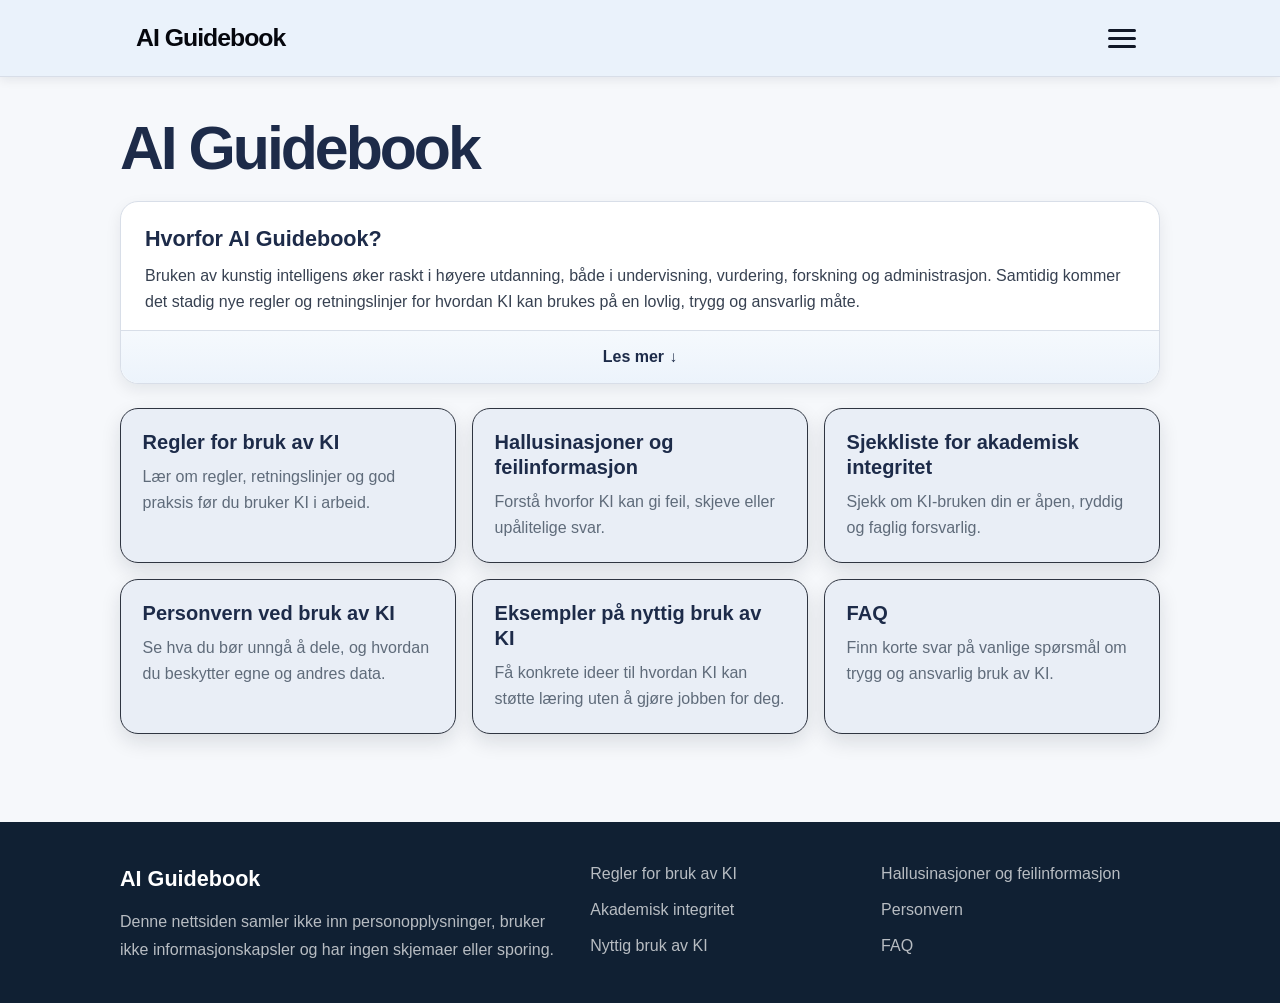
<file: index.html>
<!doctype html>
<html lang="no">
<head>
  <meta charset="utf-8">
  <meta name="viewport" content="width=device-width, initial-scale=1">
  <title>AI Guidebook</title>
  <link rel="stylesheet" href="styles/global.css">
  <link rel="stylesheet" href="styles/layout.css">
  <link rel="stylesheet" href="styles/components.css">
  <link rel="stylesheet" href="styles/home.css">
</head>
<body>
  <header class="site-header">
    <div class="header-inner">
      <a class="logo" href="index.html">AI Guidebook</a>
      <button class="nav-toggle" type="button" aria-label="Åpne meny" aria-expanded="false" aria-controls="site-nav"><span></span></button>
      <nav class="site-nav" id="site-nav" aria-label="Hovedmeny">
        <ul>
          <li><a class="active" href="index.html">Hjem</a></li>
          <li><a href="pages/rules-for-ai-use.html">Regler for bruk av KI</a></li>
          <li><a href="pages/hallucinations-bias-and-misinformation.html">Hallusinasjoner og feilinformasjon</a></li>
          <li><a href="pages/academic-integrity-checklist.html">Akademisk integritet</a></li>
          <li><a href="pages/privacy-and-ai.html">Personvern</a></li>
          <li><a href="pages/useful-ai-examples.html">Nyttig bruk</a></li>
          <li><a href="pages/faq.html">FAQ</a></li>
        </ul>
      </nav>
    </div>
  </header>

  <main class="site-main">
    <section class="hero">
      <div class="container">
        <h1>AI Guidebook</h1>

        <div class="intro-box" aria-labelledby="intro-heading">
          <h2 id="intro-heading">Hvorfor AI Guidebook?</h2>
          <p>Bruken av kunstig intelligens øker raskt i høyere utdanning, både i undervisning, vurdering, forskning og administrasjon. Samtidig kommer det stadig nye regler og retningslinjer for hvordan KI kan brukes på en lovlig, trygg og ansvarlig måte.</p>

          <div class="intro-hidden" id="intro-extra" hidden>
            <p>For mange studenter kan det likevel være vanskelig å vite hva som faktisk er lov, hva som bør unngås, og hvordan KI kan brukes på en nyttig måte i studiearbeid. Informasjonen er ofte spredt på ulike steder, lite tilgjengelig eller skrevet på en måte som kan være vanskelig å forstå.</p>
            <p>AI Guidebook er laget for å samle viktig informasjon på ett sted. Her finner du enkle forklaringer, praktiske råd og sjekklister som kan hjelpe deg å bruke KI på en lovlig, forsvarlig og nyttig måte. Målet er ikke å unngå KI, men å bruke det som støtte i læringen, uten at det går utover egen forståelse, kildebruk eller akademisk integritet.</p>
          </div>

          <button class="intro-toggle" type="button" aria-expanded="false" aria-controls="intro-extra">
            <span>Les mer</span>
          </button>
        </div>

        <div class="card-grid" aria-label="Temaer">
          <a class="card" href="pages/rules-for-ai-use.html"><h2>Regler for bruk av KI</h2><p>Lær om regler, retningslinjer og god praksis før du bruker KI i arbeid.</p></a>
          <a class="card" href="pages/hallucinations-bias-and-misinformation.html"><h2>Hallusinasjoner og feilinformasjon</h2><p>Forstå hvorfor KI kan gi feil, skjeve eller upålitelige svar.</p></a>
          <a class="card" href="pages/academic-integrity-checklist.html"><h2>Sjekkliste for akademisk integritet</h2><p>Sjekk om KI-bruken din er åpen, ryddig og faglig forsvarlig.</p></a>
          <a class="card" href="pages/privacy-and-ai.html"><h2>Personvern ved bruk av KI</h2><p>Se hva du bør unngå å dele, og hvordan du beskytter egne og andres data.</p></a>
          <a class="card" href="pages/useful-ai-examples.html"><h2>Eksempler på nyttig bruk av KI</h2><p>Få konkrete ideer til hvordan KI kan støtte læring uten å gjøre jobben for deg.</p></a>
          <a class="card" href="pages/faq.html"><h2>FAQ</h2><p>Finn korte svar på vanlige spørsmål om trygg og ansvarlig bruk av KI.</p></a>
        </div>
      </div>
    </section>
  </main>

  <footer class="site-footer">
    <div class="footer-inner">
      <div class="footer-brand">
        <a href="index.html" class="footer-logo">AI Guidebook</a>
        <p class="privacy-note">
          Denne nettsiden samler ikke inn personopplysninger, bruker ikke informasjonskapsler
          og har ingen skjemaer eller sporing.
        </p>
      </div>

      <nav class="footer-nav" aria-label="Bunnmeny">
        <a href="pages/rules-for-ai-use.html">Regler for bruk av KI</a>
        <a href="pages/hallucinations-bias-and-misinformation.html">Hallusinasjoner og feilinformasjon</a>
        <a href="pages/academic-integrity-checklist.html">Akademisk integritet</a>
        <a href="pages/privacy-and-ai.html">Personvern</a>
        <a href="pages/useful-ai-examples.html">Nyttig bruk av KI</a>
        <a href="pages/faq.html">FAQ</a>
      </nav>
    </div>
  </footer>

  <script src="scripts/navigation.js"></script>
  <script src="scripts/main.js"></script>
</body>
</html>
</file>
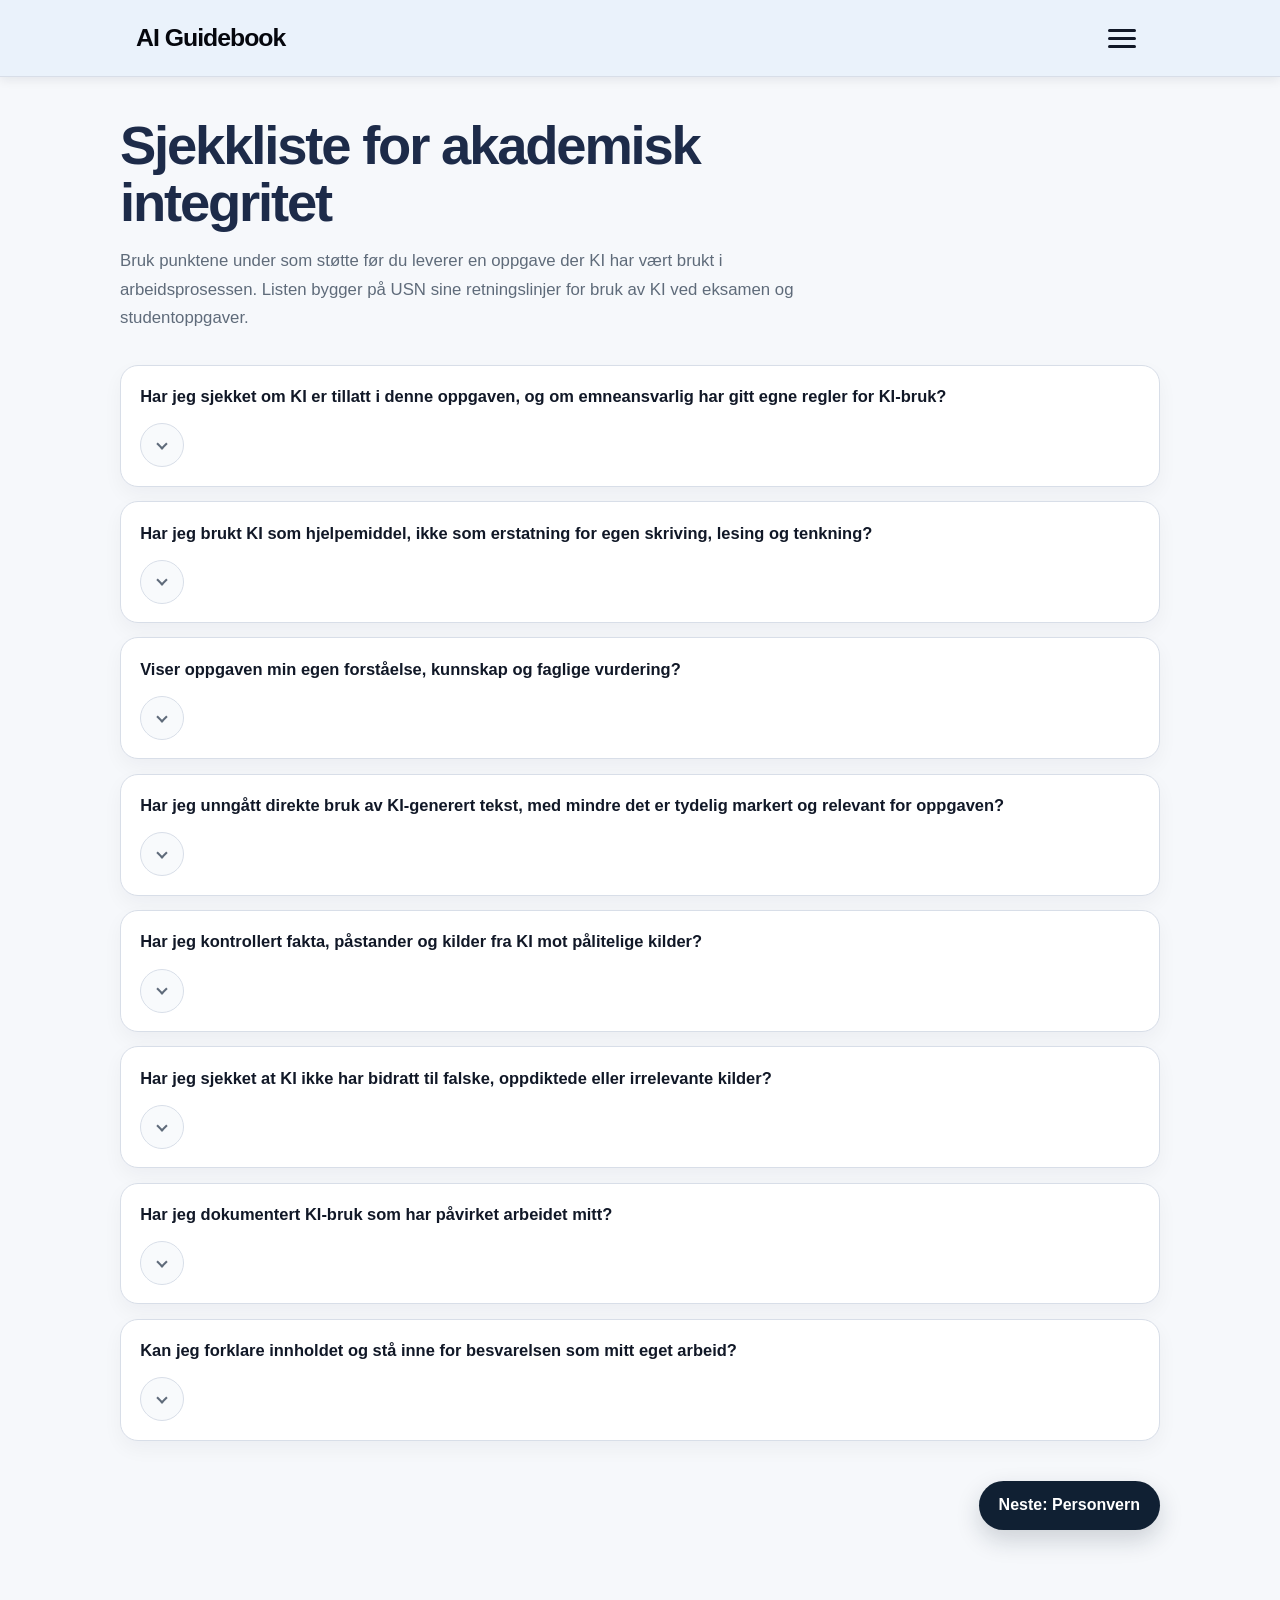
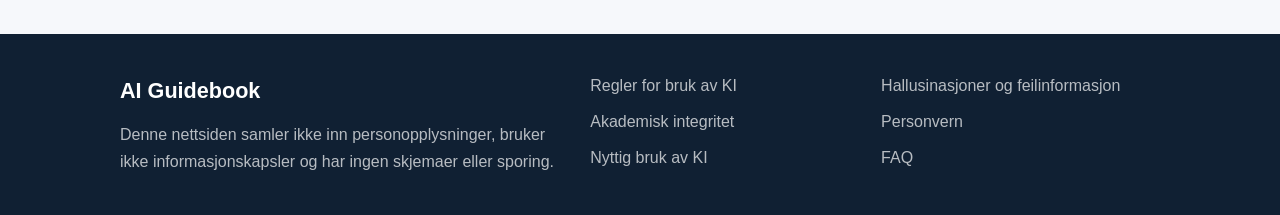
<file: pages/academic-integrity-checklist.html>
<!doctype html>
<html lang="no">
<head>
  <meta charset="utf-8">
  <meta name="viewport" content="width=device-width, initial-scale=1">
  <title>Sjekkliste for akademisk integritet | AI Guidebook</title>
  <link rel="stylesheet" href="../styles/global.css">
  <link rel="stylesheet" href="../styles/layout.css">
  <link rel="stylesheet" href="../styles/components.css">
  <link rel="stylesheet" href="../styles/page.css">
</head>
<body>
  <header class="site-header">
    <div class="header-inner">
      <a class="logo" href="../index.html">AI Guidebook</a>
      <button class="nav-toggle" type="button" aria-label="Åpne meny" aria-expanded="false" aria-controls="site-nav"><span></span></button>
      <nav class="site-nav" id="site-nav" aria-label="Hovedmeny">
        <ul>
          <li><a href="../index.html">Hjem</a></li>
          <li><a href="rules-for-ai-use.html">Regler for bruk av KI</a></li>
          <li><a href="hallucinations-bias-and-misinformation.html">Hallusinasjoner og feilinformasjon</a></li>
          <li><a class="active" href="academic-integrity-checklist.html">Akademisk integritet</a></li>
          <li><a href="privacy-and-ai.html">Personvern</a></li>
          <li><a href="useful-ai-examples.html">Nyttig bruk</a></li>
          <li><a href="faq.html">FAQ</a></li>
        </ul>
      </nav>
    </div>
  </header>

  <main class="site-main content-page">
    <div class="container">
      <header class="page-header checklist-header">
        <h1>Sjekkliste for akademisk integritet</h1>
        <p>
          Bruk punktene under som støtte før du leverer en oppgave der KI har vært brukt i arbeidsprosessen.
          Listen bygger på USN sine retningslinjer for bruk av KI ved eksamen og studentoppgaver.
        </p>
      </header>
    <section class="integrity-checklist" aria-label="Sjekkliste for akademisk integritet ved bruk av KI">

      <article class="check-card">
        <div class="check-content">
          <p class="check-question">
            Har jeg sjekket om KI er tillatt i denne oppgaven, og om emneansvarlig har gitt egne regler for KI-bruk?
          </p>

          <details>
            <summary class="icon-summary" aria-label="Vis mer informasjon">
              <span class="toggle-icon" aria-hidden="true"></span>
            </summary>

            <div class="details-panel">
              <p>
                USN skriver at det er studentens ansvar å sjekke om emneansvarlig har gitt egne regler
                for hvordan KI kan brukes i emnet. Ved eksamen skal tillatte hjelpemidler og bruken av dem
                være beskrevet på eksamensforsiden.
              </p>

              <a class="source-pill"
                 href="https://www.usn.no/om-usn/regelverk/retningslinjer-for-bruk-av-kunstig-intelligens-ki-ved-eksamen-og-studentoppgaver"
                 target="_blank"
                 rel="noopener">
                Universitetet i Sørøst-Norge
              </a>
            </div>
          </details>
        </div>
      </article>

      <article class="check-card">
        <div class="check-content">
          <p class="check-question">
            Har jeg brukt KI som hjelpemiddel, ikke som erstatning for egen skriving, lesing og tenkning?
          </p>

          <details>
            <summary class="icon-summary" aria-label="Vis mer informasjon">
              <span class="toggle-icon" aria-hidden="true"></span>
            </summary>

            <div class="details-panel">
              <p>
                USN sier at KI skal støtte studentens forståelse, kunnskaper og ferdigheter, ikke erstatte dem.
                KI skal brukes som hjelpemiddel, ikke som erstatning for egen skriving, lesing og tenkning.
              </p>

              <a class="source-pill"
                 href="https://www.usn.no/om-usn/regelverk/retningslinjer-for-bruk-av-kunstig-intelligens-ki-ved-eksamen-og-studentoppgaver"
                 target="_blank"
                 rel="noopener">
                Universitetet i Sørøst-Norge
              </a>
            </div>
          </details>
        </div>
      </article>

      <article class="check-card">
        <div class="check-content">
          <p class="check-question">
            Viser oppgaven min egen forståelse, kunnskap og faglige vurdering?
          </p>

          <details>
            <summary class="icon-summary" aria-label="Vis mer informasjon">
              <span class="toggle-icon" aria-hidden="true"></span>
            </summary>

            <div class="details-panel">
              <p>
                USN skriver at innleveringer skal være studentens eget arbeid og vise studentens kunnskap.
                Dette betyr at KI ikke bør overta den faglige vurderingen eller hovedarbeidet i oppgaven.
              </p>

              <a class="source-pill"
                 href="https://www.usn.no/om-usn/regelverk/retningslinjer-for-bruk-av-kunstig-intelligens-ki-ved-eksamen-og-studentoppgaver"
                 target="_blank"
                 rel="noopener">
                Universitetet i Sørøst-Norge
              </a>
            </div>
          </details>
        </div>
      </article>

      <article class="check-card">
        <div class="check-content">
          <p class="check-question">
            Har jeg unngått direkte bruk av KI-generert tekst, med mindre det er tydelig markert og relevant for oppgaven?
          </p>

          <details>
            <summary class="icon-summary" aria-label="Vis mer informasjon">
              <span class="toggle-icon" aria-hidden="true"></span>
            </summary>

            <div class="details-panel">
              <p>
                USN sier at KI-generert tekst ikke skal brukes direkte i besvarelsen. Unntak kan være dersom
                formålet er å vise hva et KI-verktøy produserer. Da skal teksten markeres tydelig.
              </p>

              <a class="source-pill"
                 href="https://www.usn.no/om-usn/regelverk/retningslinjer-for-bruk-av-kunstig-intelligens-ki-ved-eksamen-og-studentoppgaver"
                 target="_blank"
                 rel="noopener">
                Universitetet i Sørøst-Norge
              </a>
            </div>
          </details>
        </div>
      </article>

      <article class="check-card">
        <div class="check-content">
          <p class="check-question">
            Har jeg kontrollert fakta, påstander og kilder fra KI mot pålitelige kilder?
          </p>

          <details>
            <summary class="icon-summary" aria-label="Vis mer informasjon">
              <span class="toggle-icon" aria-hidden="true"></span>
            </summary>

            <div class="details-panel">
              <p>
                KI-generert tekst kan inneholde feil, mangler og misvisende innhold. Derfor må tekst,
                fakta, påstander og formuleringer kontrolleres mot pålitelige kilder.
              </p>

              <a class="source-pill"
                 href="https://www.usn.no/om-usn/regelverk/retningslinjer-for-bruk-av-kunstig-intelligens-ki-ved-eksamen-og-studentoppgaver"
                 target="_blank"
                 rel="noopener">
                Universitetet i Sørøst-Norge
              </a>
            </div>
          </details>
        </div>
      </article>

      <article class="check-card">
        <div class="check-content">
          <p class="check-question">
            Har jeg sjekket at KI ikke har bidratt til falske, oppdiktede eller irrelevante kilder?
          </p>

          <details>
            <summary class="icon-summary" aria-label="Vis mer informasjon">
              <span class="toggle-icon" aria-hidden="true"></span>
            </summary>

            <div class="details-panel">
              <p>
                USN advarer om at samtaleroboter kan finne på kilder som er uekte, ikke-eksisterende
                eller irrelevante. Det er heller ikke lov å bruke KI til å generere eller spre falsk informasjon.
              </p>

              <a class="source-pill"
                 href="https://www.usn.no/om-usn/regelverk/retningslinjer-for-bruk-av-kunstig-intelligens-ki-ved-eksamen-og-studentoppgaver"
                 target="_blank"
                 rel="noopener">
                Universitetet i Sørøst-Norge
              </a>
            </div>
          </details>
        </div>
      </article>

      <article class="check-card">
        <div class="check-content">
          <p class="check-question">
            Har jeg dokumentert KI-bruk som har påvirket arbeidet mitt?
          </p>

          <details>
            <summary class="icon-summary" aria-label="Vis mer informasjon">
              <span class="toggle-icon" aria-hidden="true"></span>
            </summary>

            <div class="details-panel">
              <p>
                USN sier at all bruk av KI må dokumenteres. Det bør komme frem hvilket verktøy som er brukt,
                hva det ble brukt til, hvordan resultatet ble bearbeidet, og hvordan KI-bruken påvirket prosess og resultat.
              </p>

              <a class="source-pill"
                 href="https://www.usn.no/om-usn/regelverk/retningslinjer-for-bruk-av-kunstig-intelligens-ki-ved-eksamen-og-studentoppgaver"
                 target="_blank"
                 rel="noopener">
                Universitetet i Sørøst-Norge
              </a>
            </div>
          </details>
        </div>
      </article>

      <article class="check-card">
        <div class="check-content">
          <p class="check-question">
            Kan jeg forklare innholdet og stå inne for besvarelsen som mitt eget arbeid?
          </p>

          <details>
            <summary class="icon-summary" aria-label="Vis mer informasjon">
              <span class="toggle-icon" aria-hidden="true"></span>
            </summary>

            <div class="details-panel">
              <p>
                USN skriver at studenten har ansvar for alt innhold som leveres, uansett om KI er brukt eller ikke.
                Innleveringen skal være studentens eget arbeid og vise studentens kunnskap.
              </p>

              <a class="source-pill"
                 href="https://www.usn.no/om-usn/regelverk/retningslinjer-for-bruk-av-kunstig-intelligens-ki-ved-eksamen-og-studentoppgaver"
                 target="_blank"
                 rel="noopener">
                Universitetet i Sørøst-Norge
              </a>
            </div>
          </details>
        </div>
      </article>

    </section>
    
    <nav class="next-page-nav checklist-next-page-nav" aria-label="Neste side">
      <a class="next-page-button" href="privacy-and-ai.html">
        Neste: Personvern
      </a>
    </nav>

      
    </div>

    

  </main>

  <footer class="site-footer">
    <div class="footer-inner">
      <div class="footer-brand">
        <a href="../index.html" class="footer-logo">AI Guidebook</a>
        <p class="privacy-note">
          Denne nettsiden samler ikke inn personopplysninger, bruker ikke informasjonskapsler
          og har ingen skjemaer eller sporing.
        </p>
      </div>

      <nav class="footer-nav" aria-label="Bunnmeny">
        <a href="rules-for-ai-use.html">Regler for bruk av KI</a>
        <a href="hallucinations-bias-and-misinformation.html">Hallusinasjoner og feilinformasjon</a>
        <a href="academic-integrity-checklist.html">Akademisk integritet</a>
        <a href="privacy-and-ai.html">Personvern</a>
        <a href="useful-ai-examples.html">Nyttig bruk av KI</a>
        <a href="faq.html">FAQ</a>
      </nav>
    </div>
  </footer>
  <script src="../scripts/navigation.js"></script>
  <script src="../scripts/main.js"></script>
</body>
</html>
</file>
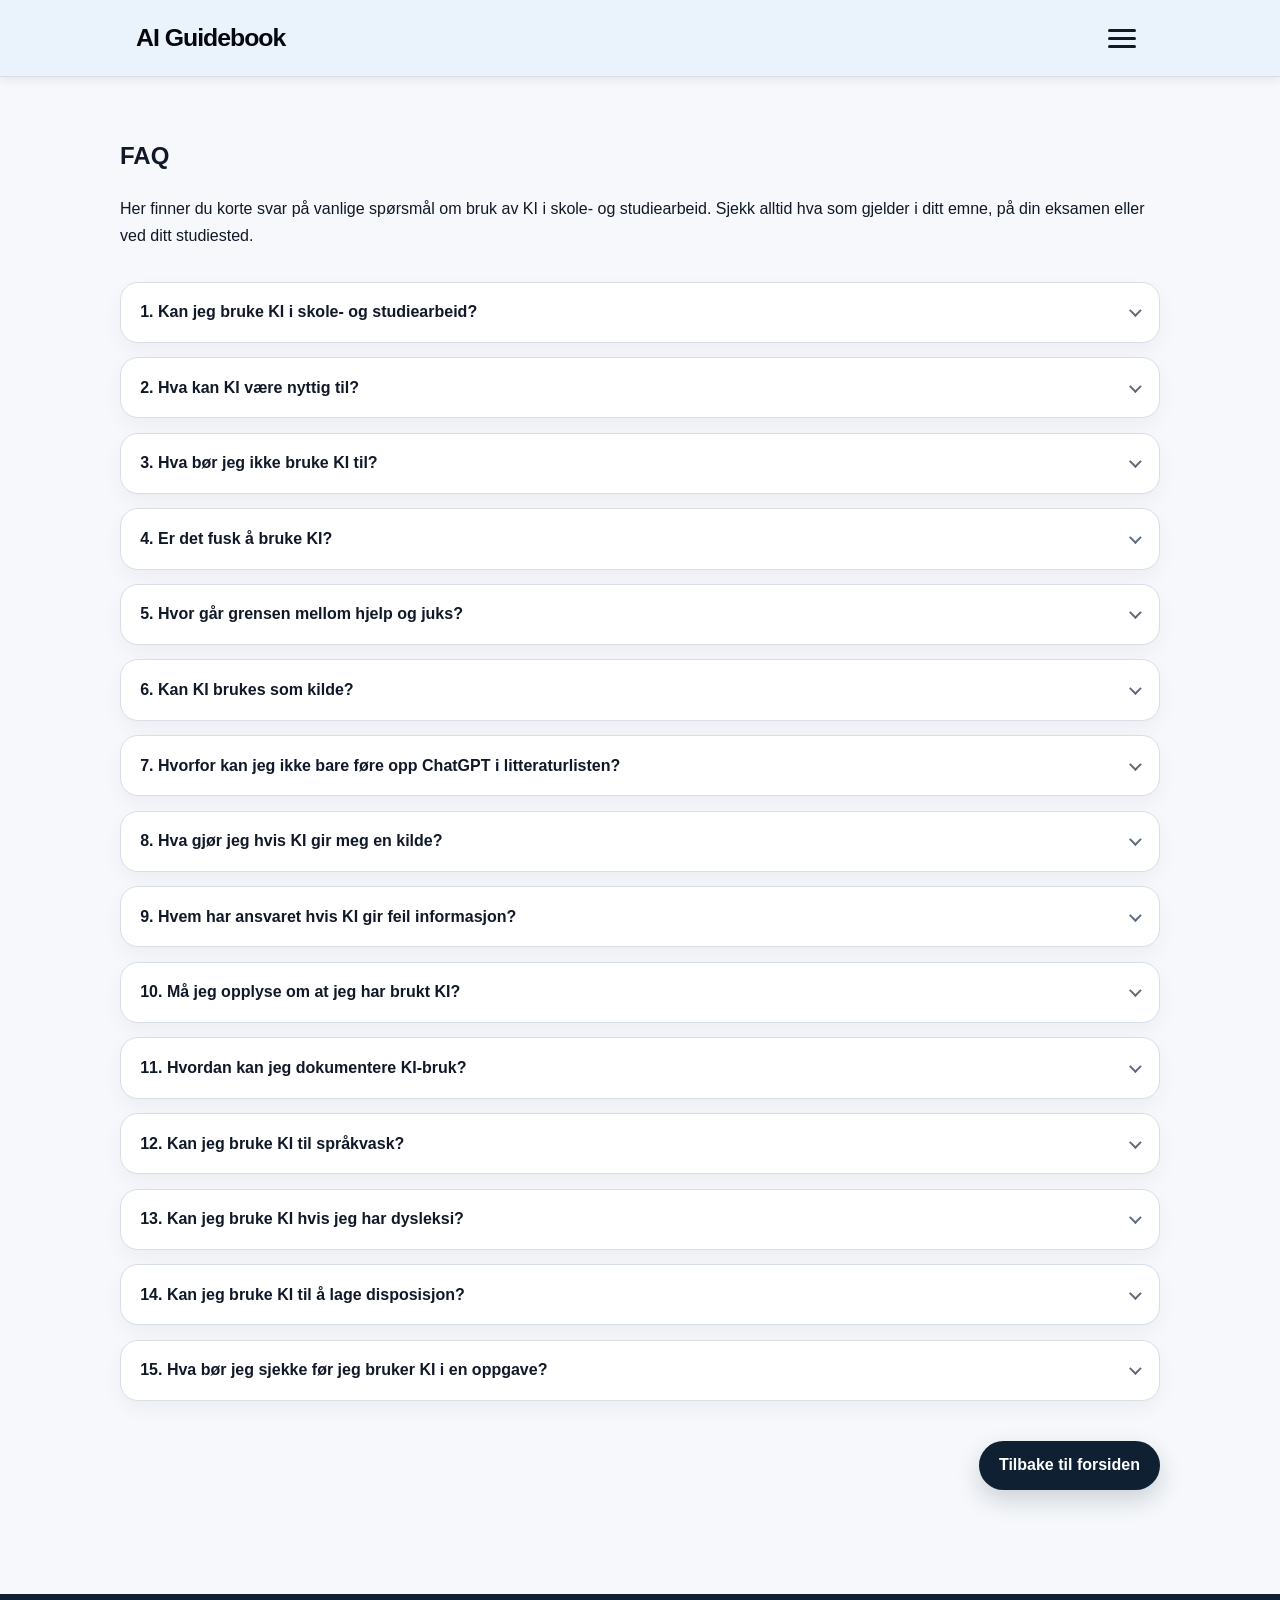
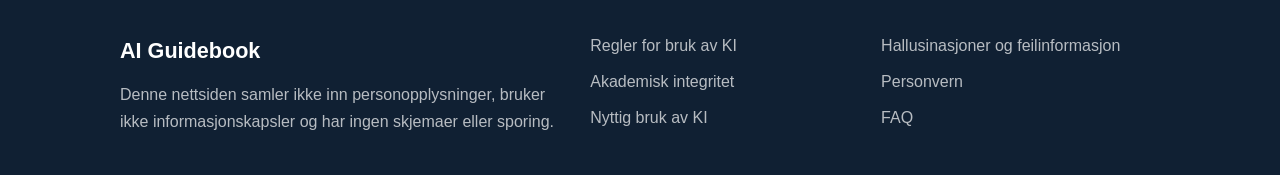
<file: pages/faq.html>
<!-- pages/faq.html -->
<!DOCTYPE html>
<html lang="no">
<head>
  <meta charset="UTF-8" />
  <meta name="viewport" content="width=device-width, initial-scale=1.0" />
  <title>FAQ | AI Guidebook</title>

  <link rel="stylesheet" href="../styles/global.css" />
  <link rel="stylesheet" href="../styles/layout.css" />
  <link rel="stylesheet" href="../styles/components.css" />
  <link rel="stylesheet" href="../styles/page.css" />
</head>

<body>
  <header class="site-header">
    <div class="header-inner">
      <a href="../index.html" class="logo">AI Guidebook</a>

      <button class="nav-toggle" type="button" aria-label="Åpne meny" aria-expanded="false">
        <span></span>
        
      </button>

      <nav class="site-nav" aria-label="Hovedmeny">
        <ul>
          <li><a href="rules-for-ai-use.html">Regler for bruk av KI</a></li>
          <li><a href="hallucinations-bias-and-misinformation.html">Hallusinasjoner og feilinformasjon</a></li>
          <li><a href="academic-integrity-checklist.html">Akademisk integritet</a></li>
          <li><a href="privacy-and-ai.html">Personvern</a></li>
          <li><a href="useful-ai-examples.html">Nyttig bruk av KI</a></li>
          <li><a class="active" href="faq.html">FAQ</a></li>
        </ul>
      </nav>
    </div>
  </header>

  <main class="container faq-page">
    <section class="page-header">
      <h1>FAQ</h1>
      
      <p>
        Her finner du korte svar på vanlige spørsmål om bruk av KI i skole- og studiearbeid.
        Sjekk alltid hva som gjelder i ditt emne, på din eksamen eller ved ditt studiested.
      </p>
    </section>

    <section class="faq-list" aria-label="Ofte stilte spørsmål om KI i studiearbeid">

      <article class="faq-card">
        <details>
          <summary>
            <span>1. Kan jeg bruke KI i skole- og studiearbeid?</span>
            <span class="faq-icon" aria-hidden="true"></span>
          </summary>
          <div class="faq-answer">
            <p>
              Ja, ofte kan KI brukes som hjelpemiddel, men du må selv sette deg inn i hva du har lov
              til å gjøre og hva som regnes som fusk.
            </p>
            <div class="source-links" aria-label="Kilde">
              <a class="source-pill" href="https://student.oslomet.no/veiledning-kunstig-intelligens-studentoppgaver" target="_blank" rel="noopener">OsloMet</a>
            </div>
          </div>
        </details>
      </article>

      <article class="faq-card">
        <details>
          <summary>
            <span>2. Hva kan KI være nyttig til?</span>
            <span class="faq-icon" aria-hidden="true"></span>
          </summary>
          <div class="faq-answer">
            <p>
              KI kan være nyttig som støtte i arbeidsprosessen, for eksempel til idémyldring,
              skrivestøtte, struktur og språklige forbedringer. Du må likevel vurdere,
              bearbeide og stå for innholdet selv.
            </p>
            <div class="source-links" aria-label="Kilde">
              <a class="source-pill" href="https://www.uis.no/nb/studentsider/bruk-av-kunstig-intelligens-ki-ved-oppgaveskriving-og-eksamen" target="_blank" rel="noopener">UiS</a>
            </div>
          </div>
        </details>
      </article>

      <article class="faq-card">
        <details>
          <summary>
            <span>3. Hva bør jeg ikke bruke KI til?</span>
            <span class="faq-icon" aria-hidden="true"></span>
          </summary>
          <div class="faq-answer">
            <p>
              Du bør ikke bruke KI som erstatning for egen skriving, lesning og tenkning.
              Innleveringer skal være ditt eget arbeid og vise din kunnskap. Derfor bør du ikke
              levere tekst eller besvarelser som er skrevet eller utviklet av KI som om de var dine egne.
            </p>
            <div class="source-links" aria-label="Kilder">
              <a class="source-pill" href="https://www.usn.no/om-usn/strategi-og-visjon/retningslinjer-for-bruk-ved-eksamen-og-studentoppgaver/" target="_blank" rel="noopener">USN</a>
              <a class="source-pill" href="https://i.ntnu.no/wiki/-/wiki/Norsk/Kunstig+intelligens+i+bachelor-+og+masteroppgaver" target="_blank" rel="noopener">NTNU</a>
              <a class="source-pill" href="https://www.uis.no/nb/studentsider/bruk-av-kunstig-intelligens-ki-ved-oppgaveskriving-og-eksamen" target="_blank" rel="noopener">UiS</a>
              <a class="source-pill" href="https://site.nord.no/didaktiskebetraktninger/bruk-av-samtaleroboter-som-kilde-og-som-forfatter-av-medforfatter-til-eksamensbesvarelser/" target="_blank" rel="noopener">Nord</a>
            </div>
          </div>
        </details>
      </article>

      <article class="faq-card">
        <details>
          <summary>
            <span>4. Er det fusk å bruke KI?</span>
            <span class="faq-icon" aria-hidden="true"></span>
          </summary>
          <div class="faq-answer">
            <p>
              Nei, det er ikke automatisk fusk å bruke KI. KI kan være tillatt som hjelpemiddel
              dersom oppgaven, emnet eller eksamen åpner for det. Det kan derimot regnes som fusk
              hvis du bruker KI på en måte som bryter reglene, for eksempel ved å levere KI-generert
              innhold som ditt eget arbeid, bruke KI når det ikke er tillatt, eller ikke opplyse om
              KI-bruk når dette kreves.
            </p>
            <nav class="source-links" aria-label="Kilder">
              <a class="source-pill" href="https://student.oslomet.no/veiledning-kunstig-intelligens-studentoppgaver" target="_blank" rel="noopener">OsloMet</a>
              <a class="source-pill" href="https://www.usn.no/om-usn/regelverk/retningslinjer-for-bruk-av-kunstig-intelligens-ki-ved-eksamen-og-studentoppgaver" target="_blank" rel="noopener">USN</a>
              <a class="source-pill" href="https://i.ntnu.no/wiki/-/wiki/Norsk/Kunstig+intelligens+i+bachelor-+og+masteroppgaver" target="_blank" rel="noopener">NTNU</a>
            </nav>
          </div>
        </details>
      </article>

      <article class="faq-card">
        <details>
          <summary>
            <span>5. Hvor går grensen mellom hjelp og juks?</span>
            <span class="faq-icon" aria-hidden="true"></span>
          </summary>
          <div class="faq-answer">
            <p>
              Grensen går mellom å bruke KI som støtte og å la KI gjøre arbeidet for deg.
              KI kan være et hjelpemiddel når reglene tillater det, men det skal ikke erstatte
              din egen skriving, lesning og tenkning. Du må heller ikke levere KI-generert innhold
              som ditt eget, og du må følge krav om å opplyse om KI-bruk.
            </p>
            <nav class="source-links" aria-label="Kilder">
              <a class="source-pill" href="https://student.oslomet.no/veiledning-kunstig-intelligens-studentoppgaver" target="_blank" rel="noopener">OsloMet</a>
              <a class="source-pill" href="https://www.usn.no/om-usn/regelverk/retningslinjer-for-bruk-av-kunstig-intelligens-ki-ved-eksamen-og-studentoppgaver" target="_blank" rel="noopener">USN</a>
              <a class="source-pill" href="https://www.uis.no/nb/studentsider/bruk-av-kunstig-intelligens-ki-ved-oppgaveskriving-og-eksamen" target="_blank" rel="noopener">UiS</a>
              <a class="source-pill" href="https://www.nord.no/om/kunstig-intelligens/studenter-retningslinjer-for-bruk-av-generativ-kunstig-intelligens" target="_blank" rel="noopener">Nord</a>
            </nav>
          </div>
        </details>
      </article>

      <article class="faq-card">
        <details>
          <summary>
            <span>6. Kan KI brukes som kilde?</span>
            <span class="faq-icon" aria-hidden="true"></span>
          </summary>
          <div class="faq-answer">
            <p>
              Nei, KI bør ikke brukes som kilde til fakta i en oppgave. Bruk heller originale og
              faglige kilder som kan kontrolleres. Hvis KI foreslår fakta eller kilder, må du sjekke
              dette selv før du bruker det.
            </p>
            <nav class="source-links" aria-label="Kilder">
              <a class="source-pill" href="https://i.ntnu.no/wiki/-/wiki/Norsk/Kunstig+intelligens+i+bachelor-+og+masteroppgaver" target="_blank" rel="noopener">NTNU</a>
              <a class="source-pill" href="https://site.nord.no/didaktiskebetraktninger/bruk-av-samtaleroboter-som-kilde-og-som-forfatter-av-medforfatter-til-eksamensbesvarelser/" target="_blank" rel="noopener">Nord</a>
            </nav>
          </div>
        </details>
      </article>

      <article class="faq-card">
        <details>
          <summary>
            <span>7. Hvorfor kan jeg ikke bare føre opp ChatGPT i litteraturlisten?</span>
            <span class="faq-icon" aria-hidden="true"></span>
          </summary>
          <div class="faq-answer">
            <p>
              ChatGPT er ikke en vanlig kilde til fakta. Svar fra KI kan ikke kontrolleres på samme
              måte som bøker, artikler eller nettsider. Hvis du har brukt KI i arbeidet, bør du
              heller forklare hvordan du har brukt verktøyet, og bruke originale kilder til fakta.
            </p>
            <nav class="source-links" aria-label="Kilder">
              <a class="source-pill" href="https://i.ntnu.no/wiki/-/wiki/Norsk/Kunstig+intelligens+i+bachelor-+og+masteroppgaver" target="_blank" rel="noopener">NTNU</a>
              <a class="source-pill" href="https://www.kildekompasset.no/references/kunstig-intelligens-chatgpt-writesonic-mfl/" target="_blank" rel="noopener">Kildekompasset</a>
            </nav>
          </div>
        </details>
      </article>

      <article class="faq-card">
        <details>
          <summary>
            <span>8. Hva gjør jeg hvis KI gir meg en kilde?</span>
            <span class="faq-icon" aria-hidden="true"></span>
          </summary>
          <div class="faq-answer">
            <p>
              Hvis KI gir deg en kilde, må du sjekke at kilden faktisk finnes, og at den passer til
              det du skal bruke den til. Les kilden selv før du bruker den i oppgaven. KI kan finne
              på kilder eller gi kilder som ikke er relevante.
            </p>
            <div class="source-links" aria-label="Kilde">
              <a class="source-pill" href="https://www.usn.no/om-usn/regelverk/retningslinjer-for-bruk-av-kunstig-intelligens-ki-ved-eksamen-og-studentoppgaver" target="_blank" rel="noopener">USN</a>
            </div>
          </div>
        </details>
      </article>

      <article class="faq-card">
        <details>
          <summary>
            <span>9. Hvem har ansvaret hvis KI gir feil informasjon?</span>
            <span class="faq-icon" aria-hidden="true"></span>
          </summary>
          <div class="faq-answer">
            <p>
              Du har ansvaret for alt innhold du leverer, uansett om du har brukt KI eller ikke.
              Derfor må du sjekke innhold og kilder selv før du bruker dem.
            </p>
            <div class="source-links" aria-label="Kilde">
              <a class="source-pill" href="https://www.usn.no/om-usn/regelverk/retningslinjer-for-bruk-av-kunstig-intelligens-ki-ved-eksamen-og-studentoppgaver" target="_blank" rel="noopener">USN</a>
            </div>
          </div>
        </details>
      </article>

      <article class="faq-card">
        <details>
          <summary>
            <span>10. Må jeg opplyse om at jeg har brukt KI?</span>
            <span class="faq-icon" aria-hidden="true"></span>
          </summary>
          <div class="faq-answer">
            <p>
              Ja, du må være åpen om hvordan du bruker KI i arbeidet ditt.
            </p>
            <div class="source-links" aria-label="Kilde">
              <a class="source-pill" href="https://www.usn.no/om-usn/regelverk/retningslinjer-for-bruk-av-kunstig-intelligens-ki-ved-eksamen-og-studentoppgaver" target="_blank" rel="noopener">USN</a>
            </div>
          </div>
        </details>
      </article>

      <article class="faq-card">
        <details>
          <summary>
            <span>11. Hvordan kan jeg dokumentere KI-bruk?</span>
            <span class="faq-icon" aria-hidden="true"></span>
          </summary>
          <div class="faq-answer">
            <p>
              Du kan skrive kort hvilket KI-verktøy du brukte, hva du brukte det til, og hvordan du
              selv kontrollerte og bearbeidet resultatet ditt.
            </p>
            <div class="source-links" aria-label="Kilde">
              <a class="source-pill" href="https://www.usn.no/om-usn/regelverk/retningslinjer-for-bruk-av-kunstig-intelligens-ki-ved-eksamen-og-studentoppgaver" target="_blank" rel="noopener">USN</a>
            </div>
          </div>
        </details>
      </article>

      <article class="faq-card">
        <details>
          <summary>
            <span>12. Kan jeg bruke KI til språkvask?</span>
            <span class="faq-icon" aria-hidden="true"></span>
          </summary>
          <div class="faq-answer">
            <p>
              Ja, KI kan ofte brukes til språkvask av egenprodusert tekst.
            </p>
            <div class="source-links" aria-label="Kilde">
              <a class="source-pill" href="https://www.uia.no/studier/for-studenter/eksamen/kunstig-intelligens-i-oppgaveskriving.html" target="_blank" rel="noopener">UiA</a>
            </div>
          </div>
        </details>
      </article>

      <article class="faq-card">
        <details>
          <summary>
            <span>13. Kan jeg bruke KI hvis jeg har dysleksi?</span>
            <span class="faq-icon" aria-hidden="true"></span>
          </summary>
          <div class="faq-answer">
            <p>
              Ja, du kan bruke KI som språkhjelp til å rette grammatikk- og stavefeil, men arbeidet
              må fortsatt være ditt eget.
            </p>
            <div class="source-links" aria-label="Kilde">
              <a class="source-pill" href="https://site.nord.no/didaktiskebetraktninger/faq-bruk-av-samtaleroboter/" target="_blank" rel="noopener">Nord</a>
            </div>
          </div>
        </details>
      </article>

      <article class="faq-card">
        <details>
          <summary>
            <span>14. Kan jeg bruke KI til å lage disposisjon?</span>
            <span class="faq-icon" aria-hidden="true"></span>
          </summary>
          <div class="faq-answer">
            <p>
              Ja, KI kan brukes til å utarbeide forslag til disposisjon av tekst.
            </p>
            <div class="source-links" aria-label="Kilde">
              <a class="source-pill" href="https://www.uia.no/studier/for-studenter/eksamen/kunstig-intelligens-i-oppgaveskriving.html" target="_blank" rel="noopener">UiA</a>
            </div>
          </div>
        </details>
      </article>

      <article class="faq-card">
        <details>
          <summary>
            <span>15. Hva bør jeg sjekke før jeg bruker KI i en oppgave?</span>
            <span class="faq-icon" aria-hidden="true"></span>
          </summary>
          <div class="faq-answer">
            <p>
              Sjekk først om KI er tillatt i oppgaven eller eksamen. Les emneplanen,
              eksamensinformasjonen og eventuelle beskjeder fra faglærer. Du bør også sjekke om du
              må forklare hvor og hvordan KI er brukt.
            </p>
            <div class="source-links" aria-label="Kilder">
              <a class="source-pill" href="https://student.oslomet.no/veiledning-kunstig-intelligens-studentoppgaver" target="_blank" rel="noopener">OsloMet</a>
              <a class="source-pill" href="https://www.uis.no/nb/studentsider/bruk-av-kunstig-intelligens-ki-ved-oppgaveskriving-og-eksamen" target="_blank" rel="noopener">UiS</a>
              <a class="source-pill" href="https://www.usn.no/om-usn/regelverk/retningslinjer-for-bruk-av-kunstig-intelligens-ki-ved-eksamen-og-studentoppgaver" target="_blank" rel="noopener">USN</a>
              <a class="source-pill" href="https://i.ntnu.no/wiki/-/wiki/Norsk/Kunstig+intelligens+i+bachelor-+og+masteroppgaver" target="_blank" rel="noopener">NTNU</a>
              <a class="source-pill" href="https://www.usn.no/studier/studiekvalitetsuka/bruk-av-ai-ki/" target="_blank" rel="noopener">USN studiekvalitetsuka</a>
            </div>
          </div>
        </details>
      </article>

    </section>

    <nav class="next-page-nav" aria-label="Til forsiden">
      <a class="next-page-button" href="../index.html">
        Tilbake til forsiden
      </a>
    </nav>

  </main>

  <footer class="site-footer">
    <div class="footer-inner">
      <div class="footer-brand">
        <a href="../index.html" class="footer-logo">AI Guidebook</a>
        <p class="privacy-note">
          Denne nettsiden samler ikke inn personopplysninger, bruker ikke informasjonskapsler
          og har ingen skjemaer eller sporing.
        </p>
      </div>

      <nav class="footer-nav" aria-label="Bunnmeny">
        <a href="rules-for-ai-use.html">Regler for bruk av KI</a>
        <a href="hallucinations-bias-and-misinformation.html">Hallusinasjoner og feilinformasjon</a>
        <a href="academic-integrity-checklist.html">Akademisk integritet</a>
        <a href="privacy-and-ai.html">Personvern</a>
        <a href="useful-ai-examples.html">Nyttig bruk av KI</a>
        <a href="faq.html">FAQ</a>
      </nav>
    </div>
  </footer>

  <script src="../scripts/navigation.js"></script>
</body>
</html>
</file>
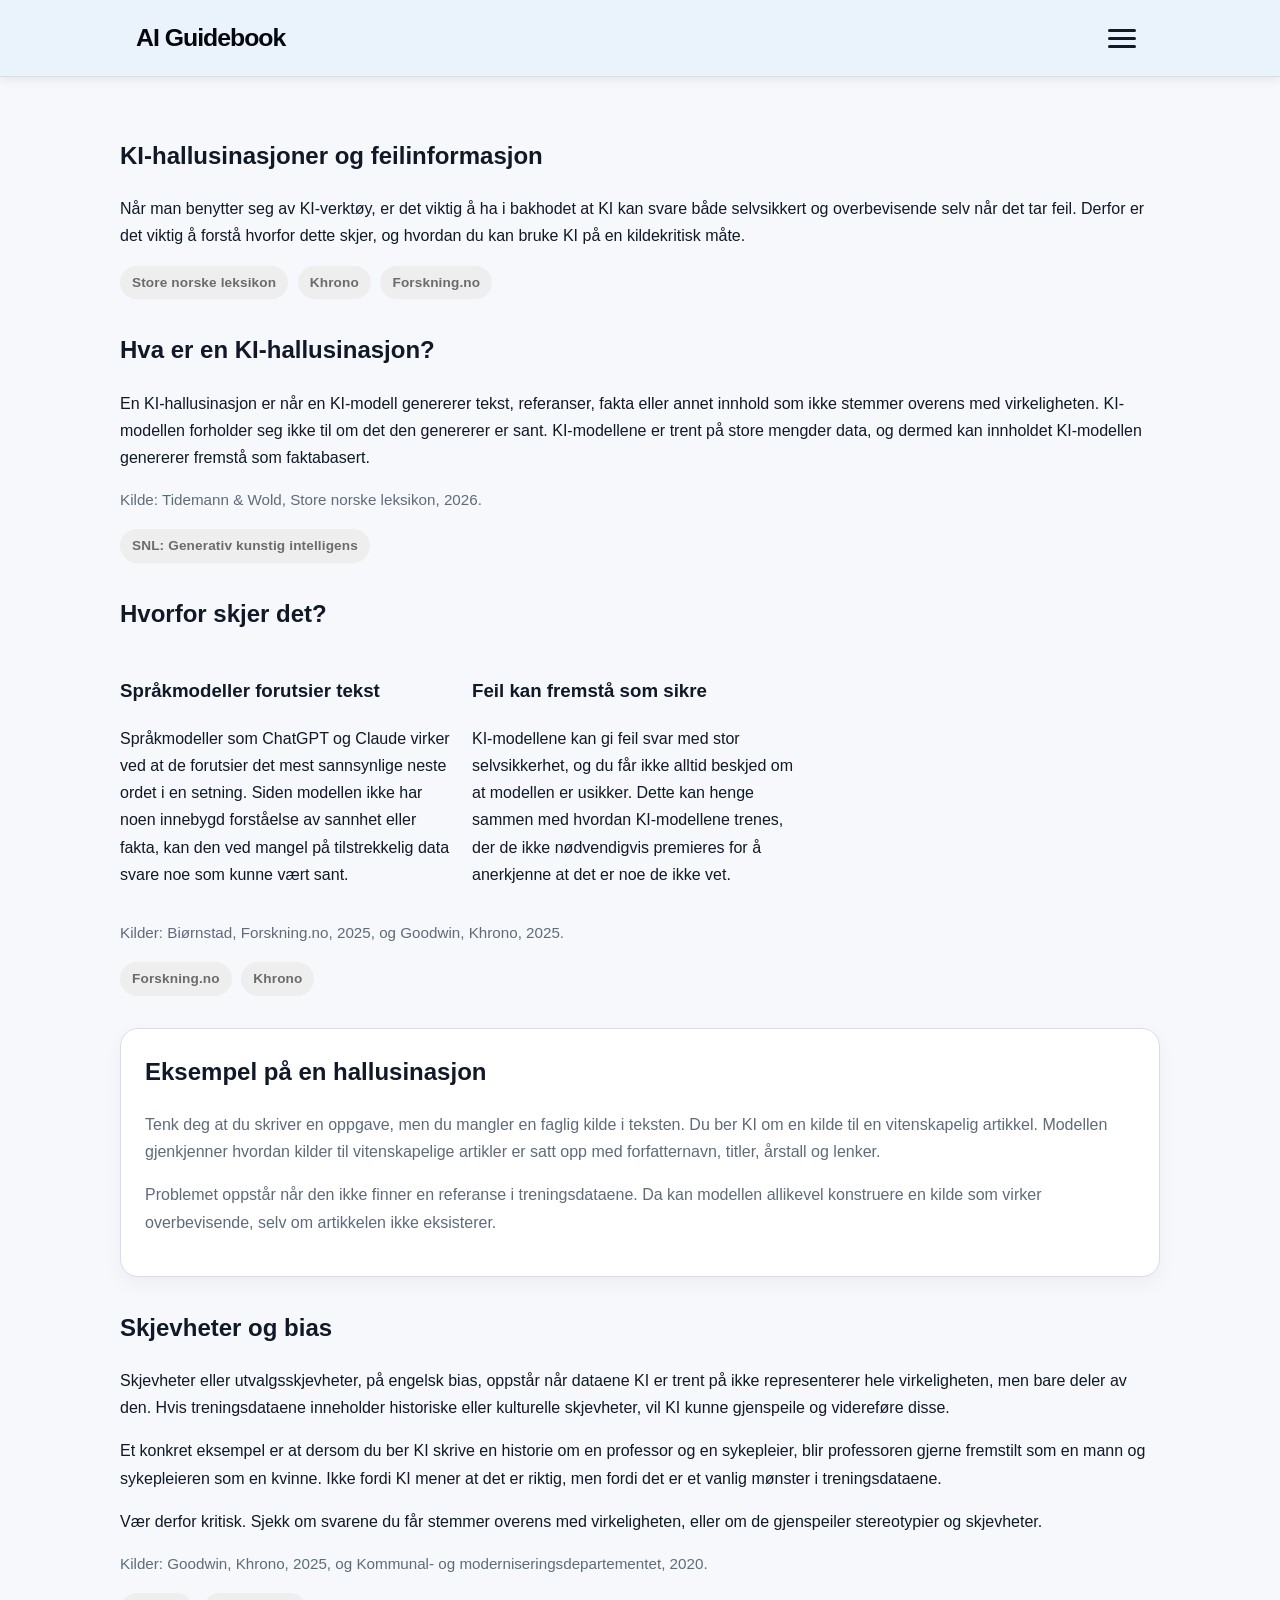
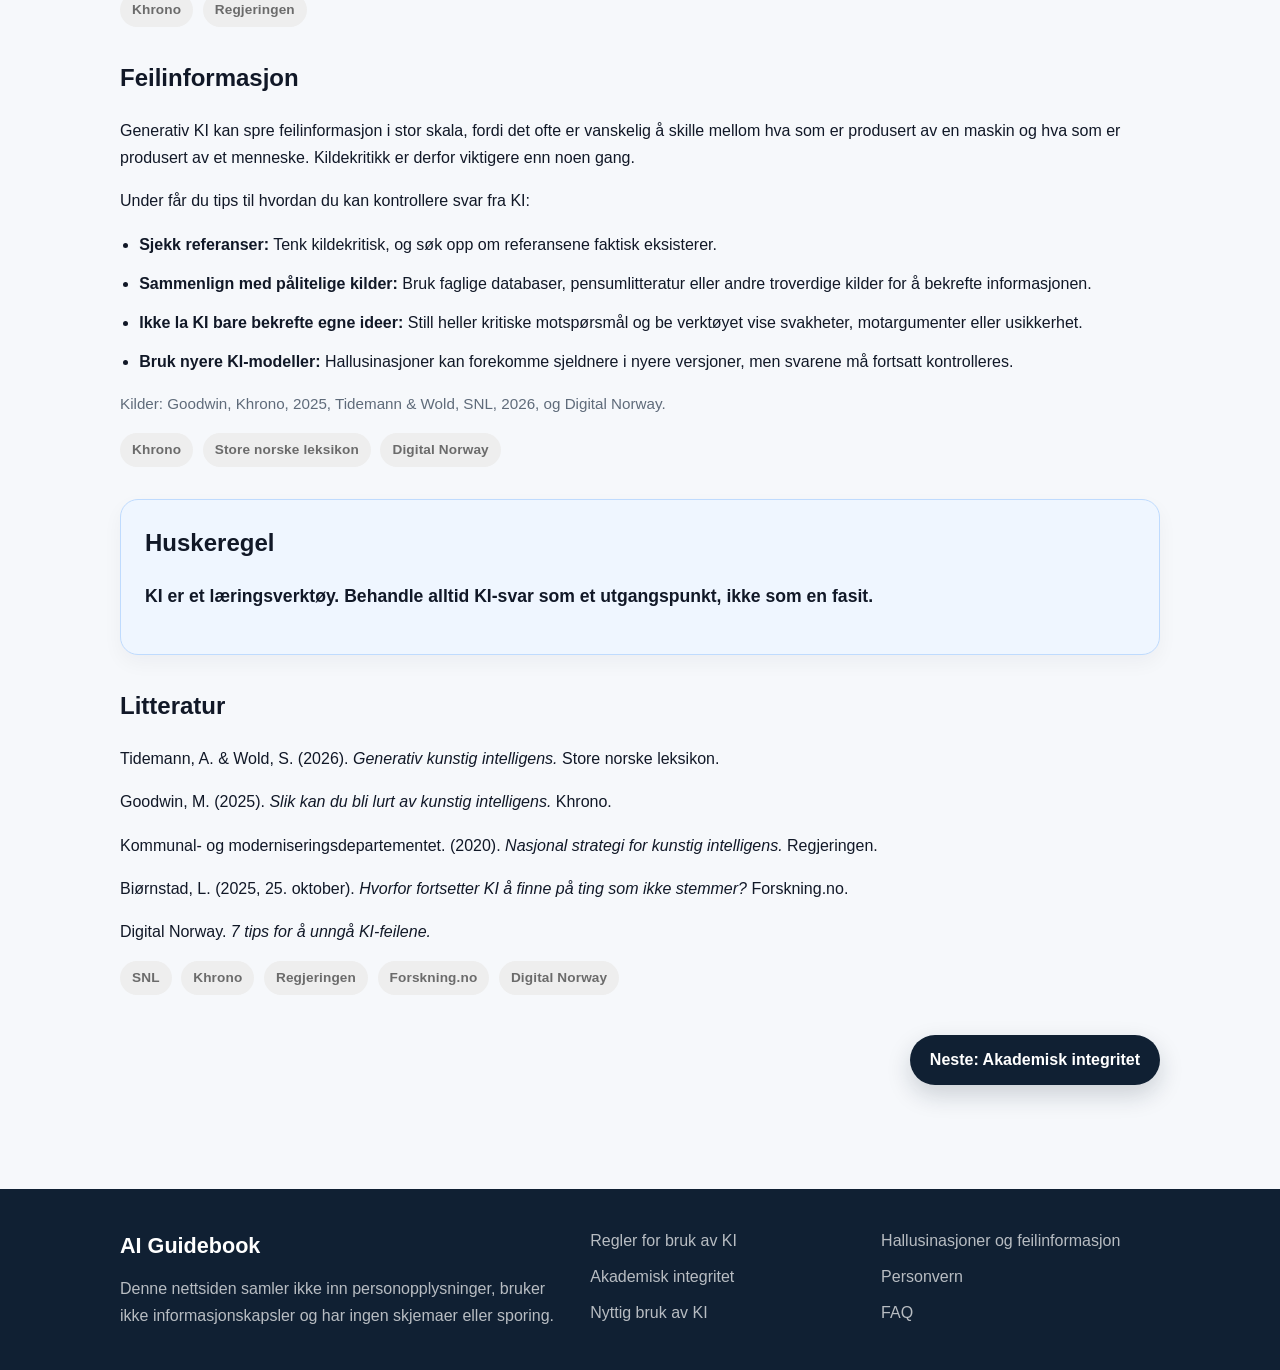
<file: pages/hallucinations-bias-and-misinformation.html>
<!-- pages/hallucinations-bias-and-misinformation.html -->
<!DOCTYPE html>
<html lang="no">
<head>
  <meta charset="UTF-8" />
  <meta name="viewport" content="width=device-width, initial-scale=1.0" />
  <title>KI-hallusinasjoner, skjevheter og feilinformasjon | AI Guidebook</title>

  <link rel="stylesheet" href="../styles/global.css" />
  <link rel="stylesheet" href="../styles/layout.css" />
  <link rel="stylesheet" href="../styles/components.css" />
  <link rel="stylesheet" href="../styles/page.css" />
</head>

<body>
  <header class="site-header">
    <div class="header-inner">
      <a href="../index.html" class="logo">AI Guidebook</a>

      <button class="nav-toggle" type="button" aria-label="Åpne meny" aria-expanded="false">
        <span></span>
        
      </button>

      <nav class="site-nav" aria-label="Hovedmeny">
        <ul>
          <li><a href="rules-for-ai-use.html">Regler for bruk av KI</a></li>
          <li><a class="active" href="hallucinations-bias-and-misinformation.html">Hallusinasjoner og feilinformasjon</a></li>
          <li><a href="academic-integrity-checklist.html">Akademisk integritet</a></li>
          <li><a href="privacy-and-ai.html">Personvern</a></li>
          <li><a href="useful-ai-examples.html">Nyttig bruk av KI</a></li>
          <li><a href="faq.html">FAQ</a></li>
        </ul>
      </nav>
    </div>
  </header>

  <main class="container hallucinations-page">
    <section class="page-header">
      <h1>KI-hallusinasjoner og feilinformasjon</h1>
      
      <p>
        Når man benytter seg av KI-verktøy, er det viktig å ha i bakhodet at KI kan svare både
        selvsikkert og overbevisende selv når det tar feil. Derfor er det viktig å forstå hvorfor
        dette skjer, og hvordan du kan bruke KI på en kildekritisk måte.
      </p>

      <nav class="source-links" aria-label="Kilder">
        <a class="source-pill" href="https://snl.no/generativ_kunstig_intelligens" target="_blank" rel="noopener">
          Store norske leksikon
        </a>
        <a class="source-pill" href="https://www.khrono.no/slik-kan-du-bli-lurt-av-kunstig-intelligens-1/944570" target="_blank" rel="noopener">
          Khrono
        </a>
        <a class="source-pill" href="https://www.forskning.no/chatgpt-data-kunstig-intelligens/hvorfor-fortsetter-ki-a-finne-pa-ting-som-ikke-stemmer/2568032" target="_blank" rel="noopener">
          Forskning.no
        </a>
      </nav>
    </section>

    <section class="hallucinations-section">
      <div class="info-card">
        <h2>Hva er en KI-hallusinasjon?</h2>
        <p>
          En KI-hallusinasjon er når en KI-modell genererer tekst, referanser, fakta eller annet
          innhold som ikke stemmer overens med virkeligheten. KI-modellen forholder seg ikke til om
          det den genererer er sant. KI-modellene er trent på store mengder data, og dermed kan
          innholdet KI-modellen genererer fremstå som faktabasert.
        </p>

        <p class="hallucinations-source-note">
          Kilde: Tidemann & Wold, Store norske leksikon, 2026.
        </p>

        <nav class="source-links" aria-label="Kilde">
          <a class="source-pill" href="https://snl.no/generativ_kunstig_intelligens" target="_blank" rel="noopener">
            SNL: Generativ kunstig intelligens
          </a>
        </nav>
      </div>
    </section>

    <section class="hallucinations-section">
      <h2>Hvorfor skjer det?</h2>

      <div class="card-grid">
        <article class="content-card">
          <h3>Språkmodeller forutsier tekst</h3>
          <p>
            Språkmodeller som ChatGPT og Claude virker ved at de forutsier det mest sannsynlige neste
            ordet i en setning. Siden modellen ikke har noen innebygd forståelse av sannhet eller
            fakta, kan den ved mangel på tilstrekkelig data svare noe som kunne vært sant.
          </p>
        </article>

        <article class="content-card">
          <h3>Feil kan fremstå som sikre</h3>
          <p>
            KI-modellene kan gi feil svar med stor selvsikkerhet, og du får ikke alltid beskjed om at
            modellen er usikker. Dette kan henge sammen med hvordan KI-modellene trenes, der de ikke
            nødvendigvis premieres for å anerkjenne at det er noe de ikke vet.
          </p>
        </article>
      </div>

      <p class="hallucinations-source-note">
        Kilder: Biørnstad, Forskning.no, 2025, og Goodwin, Khrono, 2025.
      </p>

      <nav class="source-links" aria-label="Kilder">
        <a class="source-pill" href="https://www.forskning.no/chatgpt-data-kunstig-intelligens/hvorfor-fortsetter-ki-a-finne-pa-ting-som-ikke-stemmer/2568032" target="_blank" rel="noopener">
          Forskning.no
        </a>
        <a class="source-pill" href="https://www.khrono.no/slik-kan-du-bli-lurt-av-kunstig-intelligens-1/944570" target="_blank" rel="noopener">
          Khrono
        </a>
      </nav>
    </section>

    <section class="hallucinations-section">
      <div class="hallucinations-example-card">
        <h2>Eksempel på en hallusinasjon</h2>
        <p>
          Tenk deg at du skriver en oppgave, men du mangler en faglig kilde i teksten. Du ber KI om
          en kilde til en vitenskapelig artikkel. Modellen gjenkjenner hvordan kilder til
          vitenskapelige artikler er satt opp med forfatternavn, titler, årstall og lenker.
        </p>
        <p>
          Problemet oppstår når den ikke finner en referanse i treningsdataene. Da kan modellen
          allikevel konstruere en kilde som virker overbevisende, selv om artikkelen ikke eksisterer.
        </p>
      </div>
    </section>

    <section class="hallucinations-section">
      <h2>Skjevheter og bias</h2>

      <div class="info-card">
        <p>
          Skjevheter eller utvalgsskjevheter, på engelsk bias, oppstår når dataene KI er trent på ikke
          representerer hele virkeligheten, men bare deler av den. Hvis treningsdataene inneholder
          historiske eller kulturelle skjevheter, vil KI kunne gjenspeile og videreføre disse.
        </p>

        <p>
          Et konkret eksempel er at dersom du ber KI skrive en historie om en professor og en
          sykepleier, blir professoren gjerne fremstilt som en mann og sykepleieren som en kvinne.
          Ikke fordi KI mener at det er riktig, men fordi det er et vanlig mønster i treningsdataene.
        </p>

        <p>
          Vær derfor kritisk. Sjekk om svarene du får stemmer overens med virkeligheten, eller om de
          gjenspeiler stereotypier og skjevheter.
        </p>

        <p class="hallucinations-source-note">
          Kilder: Goodwin, Khrono, 2025, og Kommunal- og moderniseringsdepartementet, 2020.
        </p>

        <div class="source-links" aria-label="Kilder">
          <a class="source-pill" href="https://www.khrono.no/slik-kan-du-bli-lurt-av-kunstig-intelligens-1/944570" target="_blank" rel="noopener">
            Khrono
          </a>
          <a class="source-pill" href="https://www.regjeringen.no/no/dokumenter/nasjonal-strategi-for-kunstig-intelligens/id2685594/" target="_blank" rel="noopener">
            Regjeringen
          </a>
        </div>
      </div>
    </section>

    <section class="hallucinations-section">
      <h2>Feilinformasjon</h2>

      <div class="info-card">
        <p>
          Generativ KI kan spre feilinformasjon i stor skala, fordi det ofte er vanskelig å skille
          mellom hva som er produsert av en maskin og hva som er produsert av et menneske.
          Kildekritikk er derfor viktigere enn noen gang.
        </p>

        <p>Under får du tips til hvordan du kan kontrollere svar fra KI:</p>

        <ul class="hallucinations-list">
          <li>
            <strong>Sjekk referanser:</strong> Tenk kildekritisk, og søk opp om referansene faktisk
            eksisterer.
          </li>
          <li>
            <strong>Sammenlign med pålitelige kilder:</strong> Bruk faglige databaser, pensumlitteratur
            eller andre troverdige kilder for å bekrefte informasjonen.
          </li>
          <li>
            <strong>Ikke la KI bare bekrefte egne ideer:</strong> Still heller kritiske motspørsmål
            og be verktøyet vise svakheter, motargumenter eller usikkerhet.
          </li>
          <li>
            <strong>Bruk nyere KI-modeller:</strong> Hallusinasjoner kan forekomme sjeldnere i nyere
            versjoner, men svarene må fortsatt kontrolleres.
          </li>
        </ul>

        <p class="hallucinations-source-note">
          Kilder: Goodwin, Khrono, 2025, Tidemann & Wold, SNL, 2026, og Digital Norway.
        </p>

        <div class="source-links" aria-label="Kilder">
          <a class="source-pill" href="https://www.khrono.no/slik-kan-du-bli-lurt-av-kunstig-intelligens-1/944570" target="_blank" rel="noopener">
            Khrono
          </a>
          <a class="source-pill" href="https://snl.no/generativ_kunstig_intelligens" target="_blank" rel="noopener">
            Store norske leksikon
          </a>
          <a class="source-pill" href="https://digitalnorway.com/aktuelt/7-tips-for-a-unnga-ki-feilene" target="_blank" rel="noopener">
            Digital Norway
          </a>
        </div>
      </div>
    </section>

    <section class="hallucinations-section">
      <div class="hallucinations-reminder-card">
        <h2>Huskeregel</h2>
        <p>
          KI er et læringsverktøy. Behandle alltid KI-svar som et utgangspunkt, ikke som en fasit.
        </p>
      </div>
    </section>

    <section class="hallucinations-section">
      <h2>Litteratur</h2>

      <div class="info-card">
        <p>
          Tidemann, A. & Wold, S. (2026). <em>Generativ kunstig intelligens.</em>
          Store norske leksikon.
        </p>

        <p>
          Goodwin, M. (2025). <em>Slik kan du bli lurt av kunstig intelligens.</em> Khrono.
        </p>

        <p>
          Kommunal- og moderniseringsdepartementet. (2020).
          <em>Nasjonal strategi for kunstig intelligens.</em> Regjeringen.
        </p>

        <p>
          Biørnstad, L. (2025, 25. oktober).
          <em>Hvorfor fortsetter KI å finne på ting som ikke stemmer?</em> Forskning.no.
        </p>

        <p>
          Digital Norway. <em>7 tips for å unngå KI-feilene.</em>
        </p>

        <nav class="source-links" aria-label="Litteraturlenker">
          <a class="source-pill" href="https://snl.no/generativ_kunstig_intelligens" target="_blank" rel="noopener">
            SNL
          </a>
          <a class="source-pill" href="https://www.khrono.no/slik-kan-du-bli-lurt-av-kunstig-intelligens-1/944570" target="_blank" rel="noopener">
            Khrono
          </a>
          <a class="source-pill" href="https://www.regjeringen.no/no/dokumenter/nasjonal-strategi-for-kunstig-intelligens/id2685594/" target="_blank" rel="noopener">
            Regjeringen
          </a>
          <a class="source-pill" href="https://www.forskning.no/chatgpt-data-kunstig-intelligens/hvorfor-fortsetter-ki-a-finne-pa-ting-som-ikke-stemmer/2568032" target="_blank" rel="noopener">
            Forskning.no
          </a>
          <a class="source-pill" href="https://digitalnorway.com/aktuelt/7-tips-for-a-unnga-ki-feilene" target="_blank" rel="noopener">
            Digital Norway
          </a>
        </nav>
      </div>
    </section>

    <nav class="next-page-nav" aria-label="Neste side">
      <a class="next-page-button" href="academic-integrity-checklist.html">
        Neste: Akademisk integritet
      </a>
    </nav>

  </main>

  <footer class="site-footer">
    <div class="footer-inner">
      <div class="footer-brand">
        <a href="../index.html" class="footer-logo">AI Guidebook</a>
        <p class="privacy-note">
          Denne nettsiden samler ikke inn personopplysninger, bruker ikke informasjonskapsler
          og har ingen skjemaer eller sporing.
        </p>
      </div>

      <nav class="footer-nav" aria-label="Bunnmeny">
        <a href="rules-for-ai-use.html">Regler for bruk av KI</a>
        <a href="hallucinations-bias-and-misinformation.html">Hallusinasjoner og feilinformasjon</a>
        <a href="academic-integrity-checklist.html">Akademisk integritet</a>
        <a href="privacy-and-ai.html">Personvern</a>
        <a href="useful-ai-examples.html">Nyttig bruk av KI</a>
        <a href="faq.html">FAQ</a>
      </nav>
    </div>
  </footer>

  <script src="../scripts/navigation.js"></script>
  <script src="../scripts/main.js"></script>
</body>
</html>
</file>
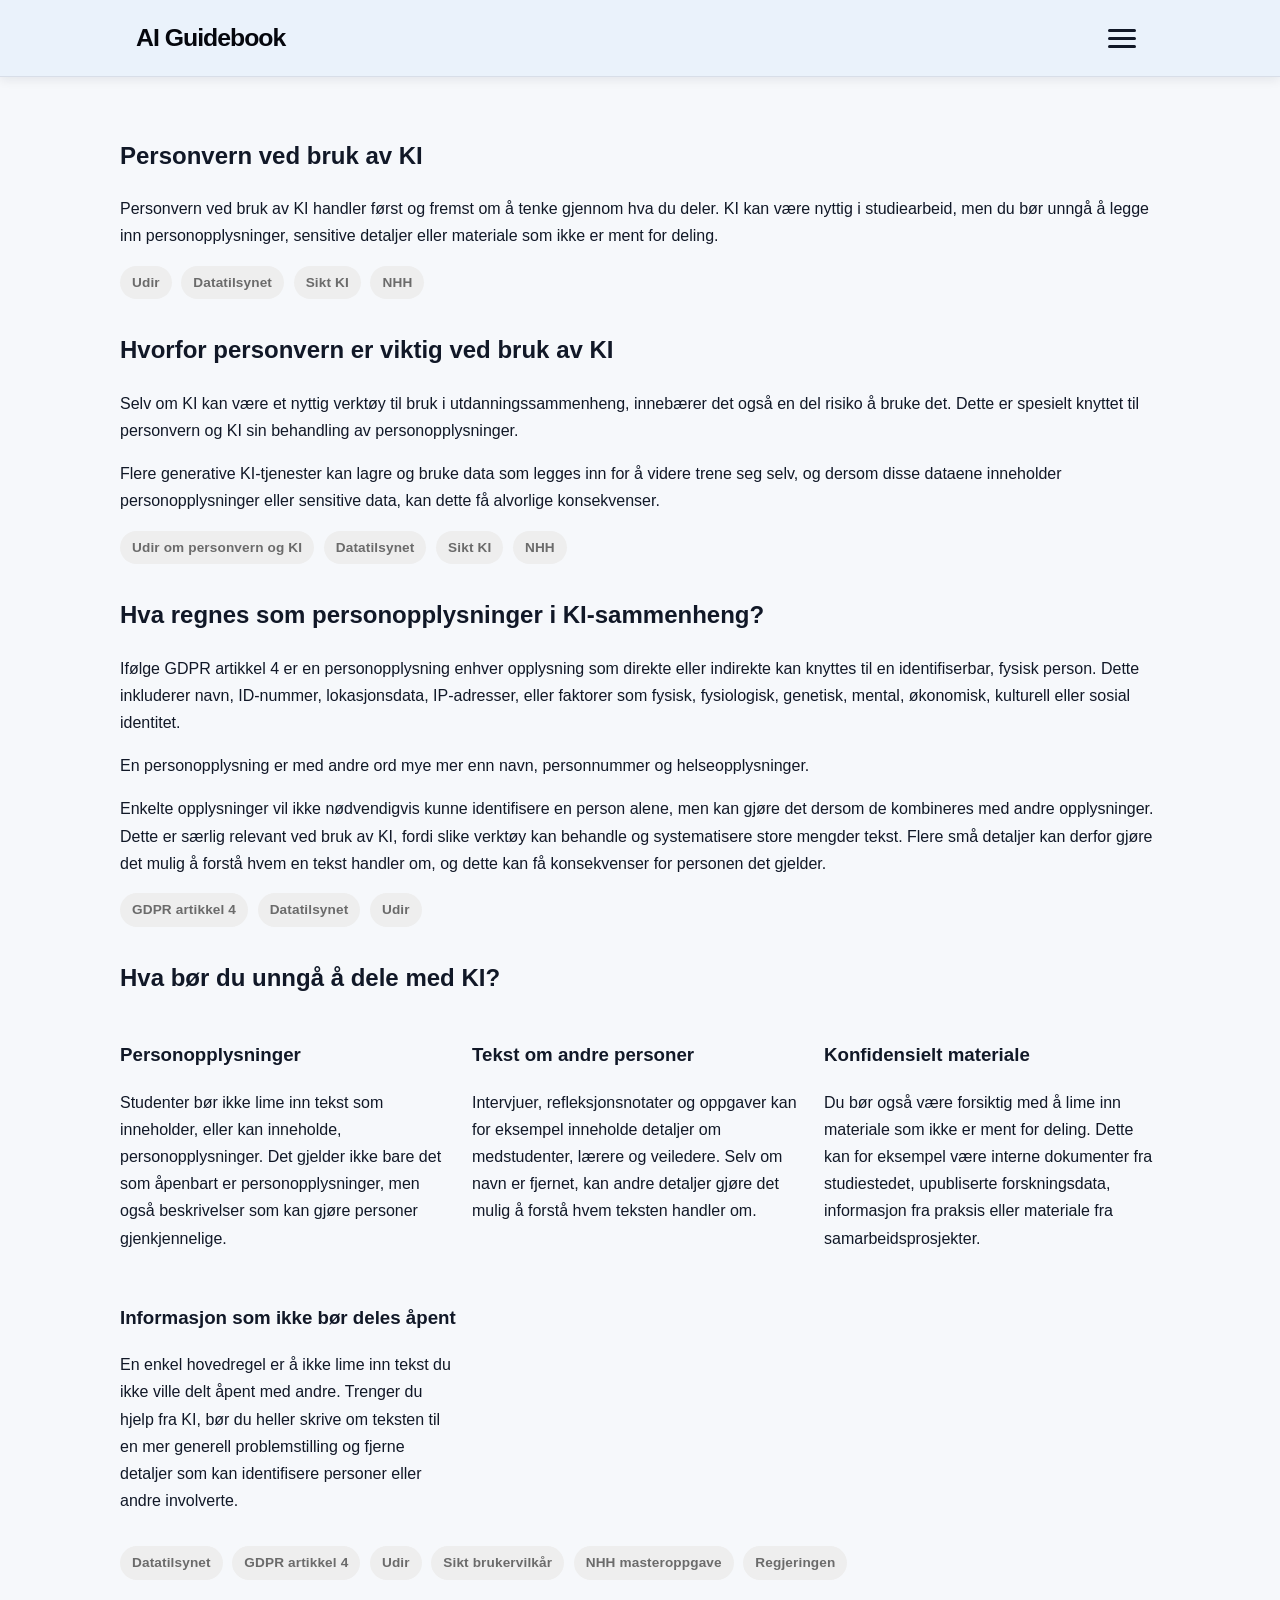
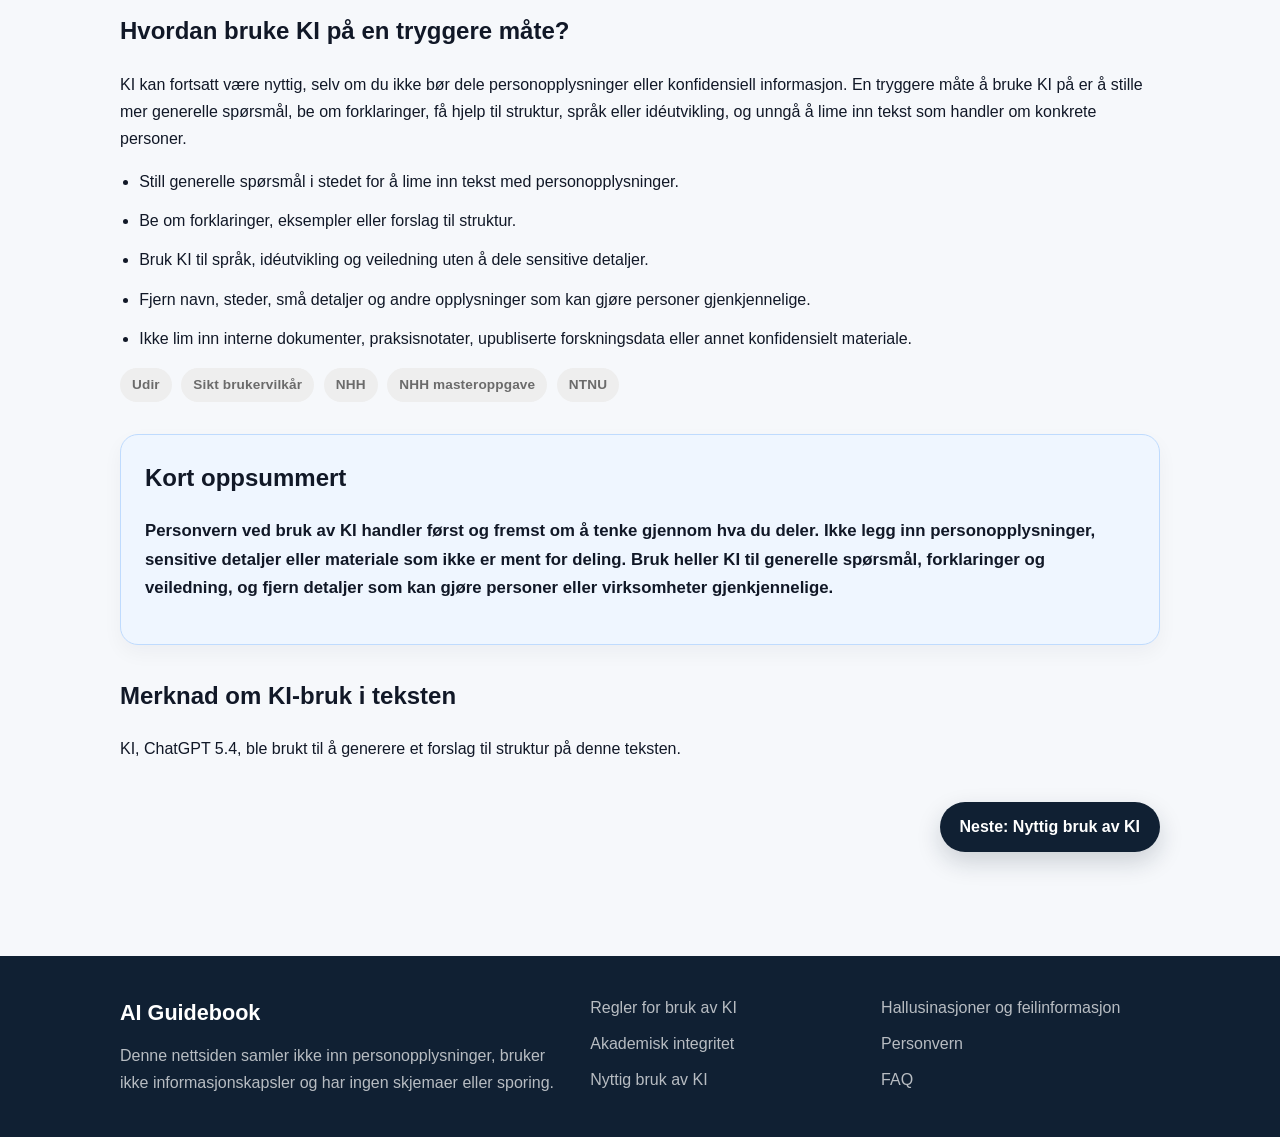
<file: pages/privacy-and-ai.html>
<!-- pages/privacy-and-ai.html -->
<!DOCTYPE html>
<html lang="no">
<head>
  <meta charset="UTF-8" />
  <meta name="viewport" content="width=device-width, initial-scale=1.0" />
  <title>Personvern ved bruk av KI | AI Guidebook</title>

  <link rel="stylesheet" href="../styles/global.css" />
  <link rel="stylesheet" href="../styles/layout.css" />
  <link rel="stylesheet" href="../styles/components.css" />
  <link rel="stylesheet" href="../styles/page.css" />
</head>

<body>
  <header class="site-header">
    <div class="header-inner">
      <a href="../index.html" class="logo">AI Guidebook</a>

      <button class="nav-toggle" type="button" aria-label="Åpne meny" aria-expanded="false">
        <span></span>
       
      </button>

      <nav class="site-nav" aria-label="Hovedmeny">
        <ul>
          <li><a href="rules-for-ai-use.html">Regler for bruk av KI</a></li>
          <li><a href="hallucinations-bias-and-misinformation.html">Hallusinasjoner og feilinformasjon</a></li>
          <li><a href="academic-integrity-checklist.html">Akademisk integritet</a></li>
          <li><a class="active" href="privacy-and-ai.html">Personvern</a></li>
          <li><a href="useful-ai-examples.html">Nyttig bruk av KI</a></li>
          <li><a href="faq.html">FAQ</a></li>
        </ul>
      </nav>
    </div>
  </header>

  <main class="container privacy-page">
    <section class="page-header">
      <h1>Personvern ved bruk av KI</h1>
      
      <p>
        Personvern ved bruk av KI handler først og fremst om å tenke gjennom hva du deler.
        KI kan være nyttig i studiearbeid, men du bør unngå å legge inn personopplysninger,
        sensitive detaljer eller materiale som ikke er ment for deling.
      </p>

      <div class="source-links" aria-label="Kilder">
        <a class="source-pill" href="https://www.udir.no/kvalitet-og-kompetanse/digitalisering-skole/kunstig-intelligens-ki-i-skolen/personvern-ki/" target="_blank" rel="noopener">
          Udir
        </a>
        <a class="source-pill" href="https://www.datatilsynet.no/rettigheter-og-plikter/personopplysninger/" target="_blank" rel="noopener">
          Datatilsynet
        </a>
        <a class="source-pill" href="https://sikt.no/tjenester/sikt-ki" target="_blank" rel="noopener">
          Sikt KI
        </a>
        <a class="source-pill" href="https://www.nhh.no/for-studenter/kunstig-intelligens-i-studiene/" target="_blank" rel="noopener">
          NHH
        </a>
      </div>
    </section>

    <section class="privacy-section">
      <div class="info-card">
        <h2>Hvorfor personvern er viktig ved bruk av KI</h2>

        <p>
          Selv om KI kan være et nyttig verktøy til bruk i utdanningssammenheng, innebærer det også
          en del risiko å bruke det. Dette er spesielt knyttet til personvern og KI sin behandling
          av personopplysninger.
        </p>

        <p>
          Flere generative KI-tjenester kan lagre og bruke data som legges inn for å videre trene
          seg selv, og dersom disse dataene inneholder personopplysninger eller sensitive data, kan
          dette få alvorlige konsekvenser.
        </p>

        <div class="source-links" aria-label="Kilder">
          <a class="source-pill" href="https://www.udir.no/kvalitet-og-kompetanse/digitalisering-skole/kunstig-intelligens-ki-i-skolen/personvern-ki/" target="_blank" rel="noopener">
            Udir om personvern og KI
          </a>
          <a class="source-pill" href="https://www.datatilsynet.no/rettigheter-og-plikter/personopplysninger/" target="_blank" rel="noopener">
            Datatilsynet
          </a>
          <a class="source-pill" href="https://sikt.no/tjenester/sikt-ki" target="_blank" rel="noopener">
            Sikt KI
          </a>
          <a class="source-pill" href="https://www.nhh.no/for-studenter/kunstig-intelligens-i-studiene/" target="_blank" rel="noopener">
            NHH
          </a>
        </div>
      </div>
    </section>

    <section class="privacy-section">
      <h2>Hva regnes som personopplysninger i KI-sammenheng?</h2>

      <div class="info-card">
        <p>
          Ifølge GDPR artikkel 4 er en personopplysning enhver opplysning som direkte eller indirekte
          kan knyttes til en identifiserbar, fysisk person. Dette inkluderer navn, ID-nummer,
          lokasjonsdata, IP-adresser, eller faktorer som fysisk, fysiologisk, genetisk, mental,
          økonomisk, kulturell eller sosial identitet.
        </p>

        <p>
          En personopplysning er med andre ord mye mer enn navn, personnummer og helseopplysninger.
        </p>

        <p>
          Enkelte opplysninger vil ikke nødvendigvis kunne identifisere en person alene, men kan gjøre
          det dersom de kombineres med andre opplysninger. Dette er særlig relevant ved bruk av KI,
          fordi slike verktøy kan behandle og systematisere store mengder tekst. Flere små detaljer
          kan derfor gjøre det mulig å forstå hvem en tekst handler om, og dette kan få konsekvenser
          for personen det gjelder.
        </p>

        <div class="source-links" aria-label="Kilder">
          <a class="source-pill" href="https://lovdata.no/dokument/NL/lov/2018-06-15-38/gdpr/ARTIKKEL_4" target="_blank" rel="noopener">
            GDPR artikkel 4
          </a>
          <a class="source-pill" href="https://www.datatilsynet.no/rettigheter-og-plikter/personopplysninger/" target="_blank" rel="noopener">
            Datatilsynet
          </a>
          <a class="source-pill" href="https://www.udir.no/kvalitet-og-kompetanse/digitalisering-skole/kunstig-intelligens-ki-i-skolen/personvern-ki/" target="_blank" rel="noopener">
            Udir
          </a>
        </div>
      </div>
    </section>

    <section class="privacy-section">
      <h2>Hva bør du unngå å dele med KI?</h2>

      <div class="card-grid">
        <article class="content-card">
          <h3>Personopplysninger</h3>
          <p>
            Studenter bør ikke lime inn tekst som inneholder, eller kan inneholde,
            personopplysninger. Det gjelder ikke bare det som åpenbart er personopplysninger,
            men også beskrivelser som kan gjøre personer gjenkjennelige.
          </p>
        </article>

        <article class="content-card">
          <h3>Tekst om andre personer</h3>
          <p>
            Intervjuer, refleksjonsnotater og oppgaver kan for eksempel inneholde detaljer om
            medstudenter, lærere og veiledere. Selv om navn er fjernet, kan andre detaljer gjøre
            det mulig å forstå hvem teksten handler om.
          </p>
        </article>

        <article class="content-card">
          <h3>Konfidensielt materiale</h3>
          <p>
            Du bør også være forsiktig med å lime inn materiale som ikke er ment for deling.
            Dette kan for eksempel være interne dokumenter fra studiestedet, upubliserte
            forskningsdata, informasjon fra praksis eller materiale fra samarbeidsprosjekter.
          </p>
        </article>

        <article class="content-card">
          <h3>Informasjon som ikke bør deles åpent</h3>
          <p>
            En enkel hovedregel er å ikke lime inn tekst du ikke ville delt åpent med andre.
            Trenger du hjelp fra KI, bør du heller skrive om teksten til en mer generell
            problemstilling og fjerne detaljer som kan identifisere personer eller andre involverte.
          </p>
        </article>
      </div>

      <div class="source-links" aria-label="Kilder">
        <a class="source-pill" href="https://www.datatilsynet.no/rettigheter-og-plikter/personopplysninger/" target="_blank" rel="noopener">
          Datatilsynet
        </a>
        <a class="source-pill" href="https://lovdata.no/dokument/NL/lov/2018-06-15-38/gdpr/ARTIKKEL_4" target="_blank" rel="noopener">
          GDPR artikkel 4
        </a>
        <a class="source-pill" href="https://www.udir.no/kvalitet-og-kompetanse/digitalisering-skole/kunstig-intelligens-ki-i-skolen/personvern-ki/" target="_blank" rel="noopener">
          Udir
        </a>
        <a class="source-pill" href="https://sikt.no/tjenester/sikt-ki/brukervilkar" target="_blank" rel="noopener">
          Sikt brukervilkår
        </a>
        <a class="source-pill" href="https://www.nhh.no/for-studenter/masteroppgaven/retningslinjer-for-bruk-av-ki-verktoy-i-forbindelse-med-masteroppgaven/" target="_blank" rel="noopener">
          NHH masteroppgave
        </a>
        <a class="source-pill" href="https://www.regjeringen.no/contentassets/6332353676204e90a0ab94f9c968f967/no/pdfs/veileder-til-bruk-av-ki-assistenter.pdf" target="_blank" rel="noopener">
          Regjeringen
        </a>
      </div>
    </section>

    <section class="privacy-section">
      <h2>Hvordan bruke KI på en tryggere måte?</h2>

      <div class="info-card">
        <p>
          KI kan fortsatt være nyttig, selv om du ikke bør dele personopplysninger eller konfidensiell
          informasjon. En tryggere måte å bruke KI på er å stille mer generelle spørsmål, be om
          forklaringer, få hjelp til struktur, språk eller idéutvikling, og unngå å lime inn tekst
          som handler om konkrete personer.
        </p>

        <ul class="privacy-list">
          <li>Still generelle spørsmål i stedet for å lime inn tekst med personopplysninger.</li>
          <li>Be om forklaringer, eksempler eller forslag til struktur.</li>
          <li>Bruk KI til språk, idéutvikling og veiledning uten å dele sensitive detaljer.</li>
          <li>Fjern navn, steder, små detaljer og andre opplysninger som kan gjøre personer gjenkjennelige.</li>
          <li>Ikke lim inn interne dokumenter, praksisnotater, upubliserte forskningsdata eller annet konfidensielt materiale.</li>
        </ul>

        <nav class="source-links" aria-label="Kilder">
          <a class="source-pill" href="https://www.udir.no/kvalitet-og-kompetanse/digitalisering-skole/kunstig-intelligens-ki-i-skolen/personvern-ki/" target="_blank" rel="noopener">
            Udir
          </a>
          <a class="source-pill" href="https://sikt.no/tjenester/sikt-ki/brukervilkar" target="_blank" rel="noopener">
            Sikt brukervilkår
          </a>
          <a class="source-pill" href="https://www.nhh.no/for-studenter/kunstig-intelligens-i-studiene/" target="_blank" rel="noopener">
            NHH
          </a>
          <a class="source-pill" href="https://www.nhh.no/for-studenter/masteroppgaven/retningslinjer-for-bruk-av-ki-verktoy-i-forbindelse-med-masteroppgaven/" target="_blank" rel="noopener">
            NHH masteroppgave
          </a>
          <a class="source-pill" href="https://i.ntnu.no/wiki/-/wiki/Norsk/Kunstig%2Bintelligens%2Bi%2Bbachelor-%2Bog%2Bmasteroppgaver" target="_blank" rel="noopener">
            NTNU
          </a>
        </nav>
      </div>
    </section>

    <section class="privacy-section">
      <div class="privacy-reminder-card">
        <h2>Kort oppsummert</h2>
        <p>
          Personvern ved bruk av KI handler først og fremst om å tenke gjennom hva du deler.
          Ikke legg inn personopplysninger, sensitive detaljer eller materiale som ikke er ment for
          deling. Bruk heller KI til generelle spørsmål, forklaringer og veiledning, og fjern detaljer
          som kan gjøre personer eller virksomheter gjenkjennelige.
        </p>
      </div>
    </section>

    <section class="privacy-section">
      <h2>Merknad om KI-bruk i teksten</h2>

      <div class="info-card">
        <p>
          KI, ChatGPT 5.4, ble brukt til å generere et forslag til struktur på denne teksten.
        </p>
      </div>
    </section>

    <nav class="next-page-nav" aria-label="Neste side">
      <a class="next-page-button" href="useful-ai-examples.html">
        Neste: Nyttig bruk av KI
      </a>
    </nav>

  </main>

  <footer class="site-footer">
    <div class="footer-inner">
      <div class="footer-brand">
        <a href="../index.html" class="footer-logo">AI Guidebook</a>
        <p class="privacy-note">
          Denne nettsiden samler ikke inn personopplysninger, bruker ikke informasjonskapsler
          og har ingen skjemaer eller sporing.
        </p>
      </div>

      <nav class="footer-nav" aria-label="Bunnmeny">
        <a href="rules-for-ai-use.html">Regler for bruk av KI</a>
        <a href="hallucinations-bias-and-misinformation.html">Hallusinasjoner og feilinformasjon</a>
        <a href="academic-integrity-checklist.html">Akademisk integritet</a>
        <a href="privacy-and-ai.html">Personvern</a>
        <a href="useful-ai-examples.html">Nyttig bruk av KI</a>
        <a href="faq.html">FAQ</a>
      </nav>
    </div>
  </footer>

  <script src="../scripts/navigation.js"></script>
</body>
</html>
</file>
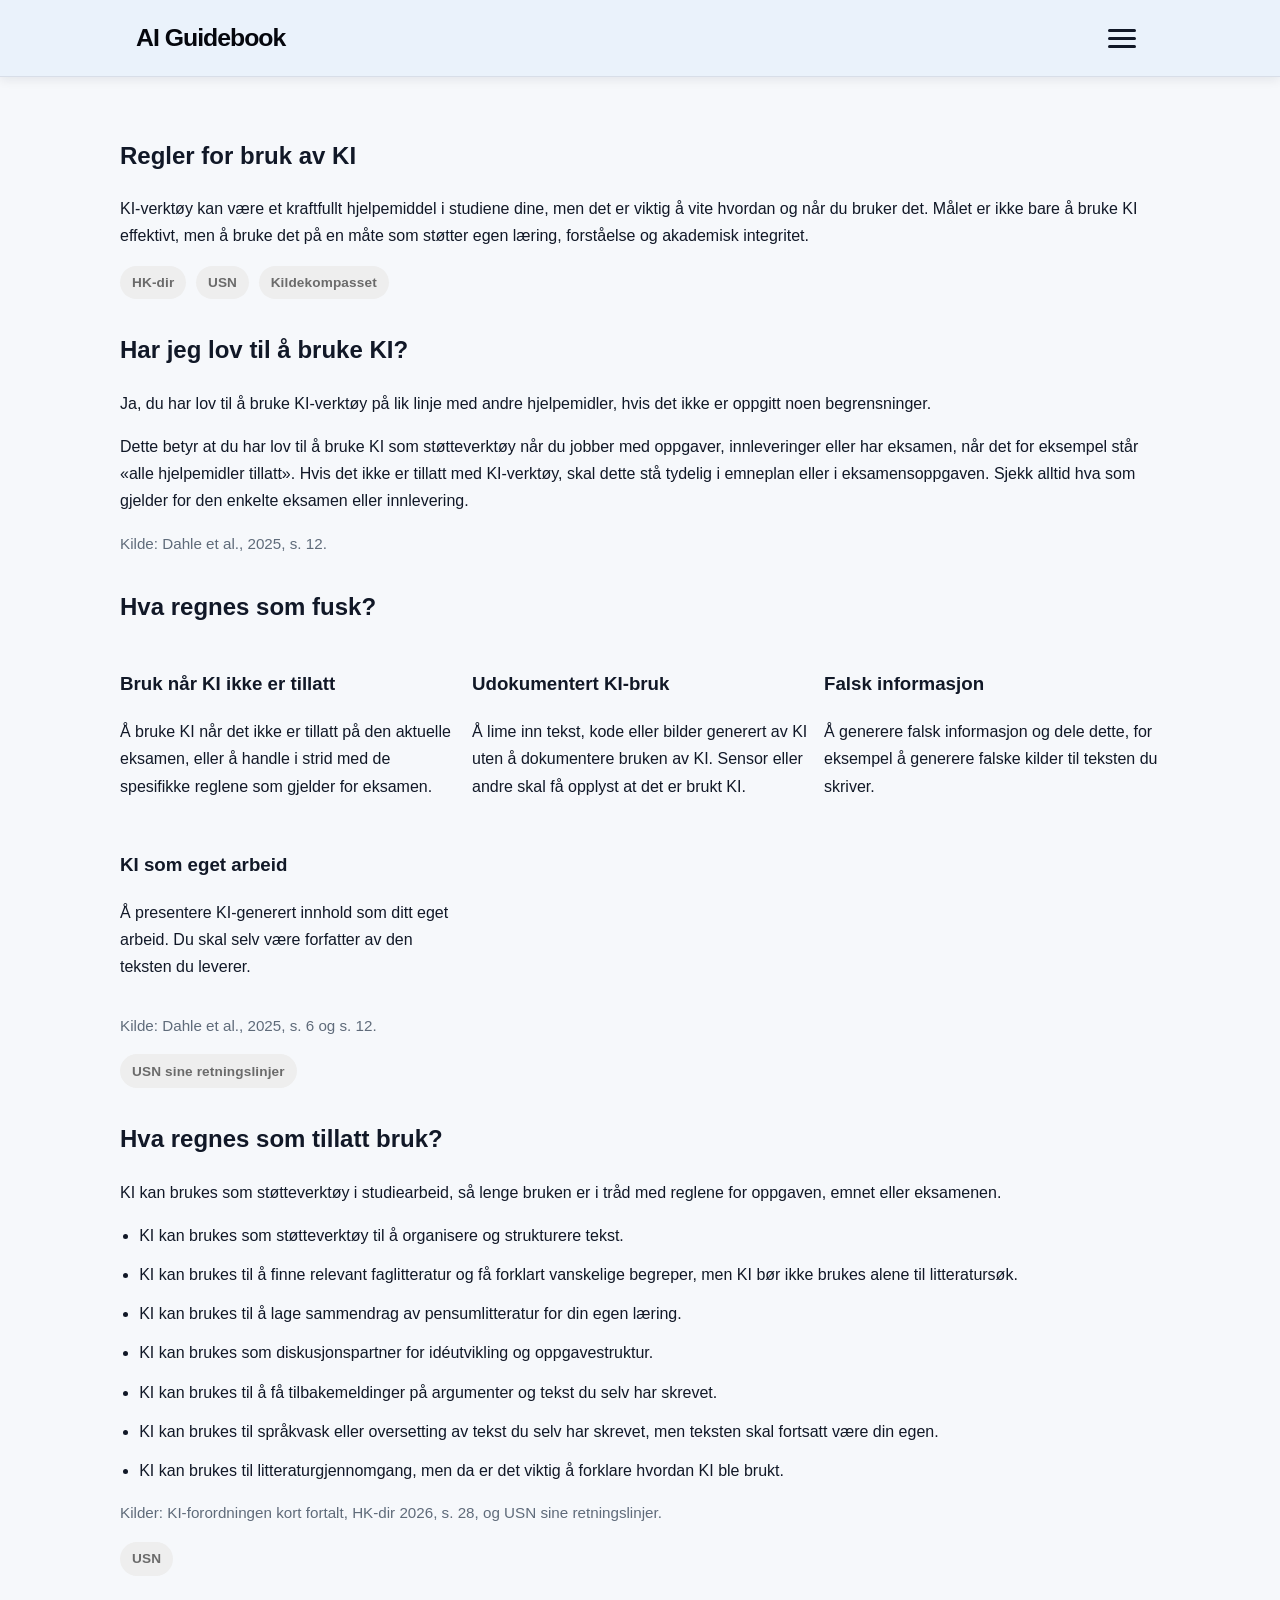
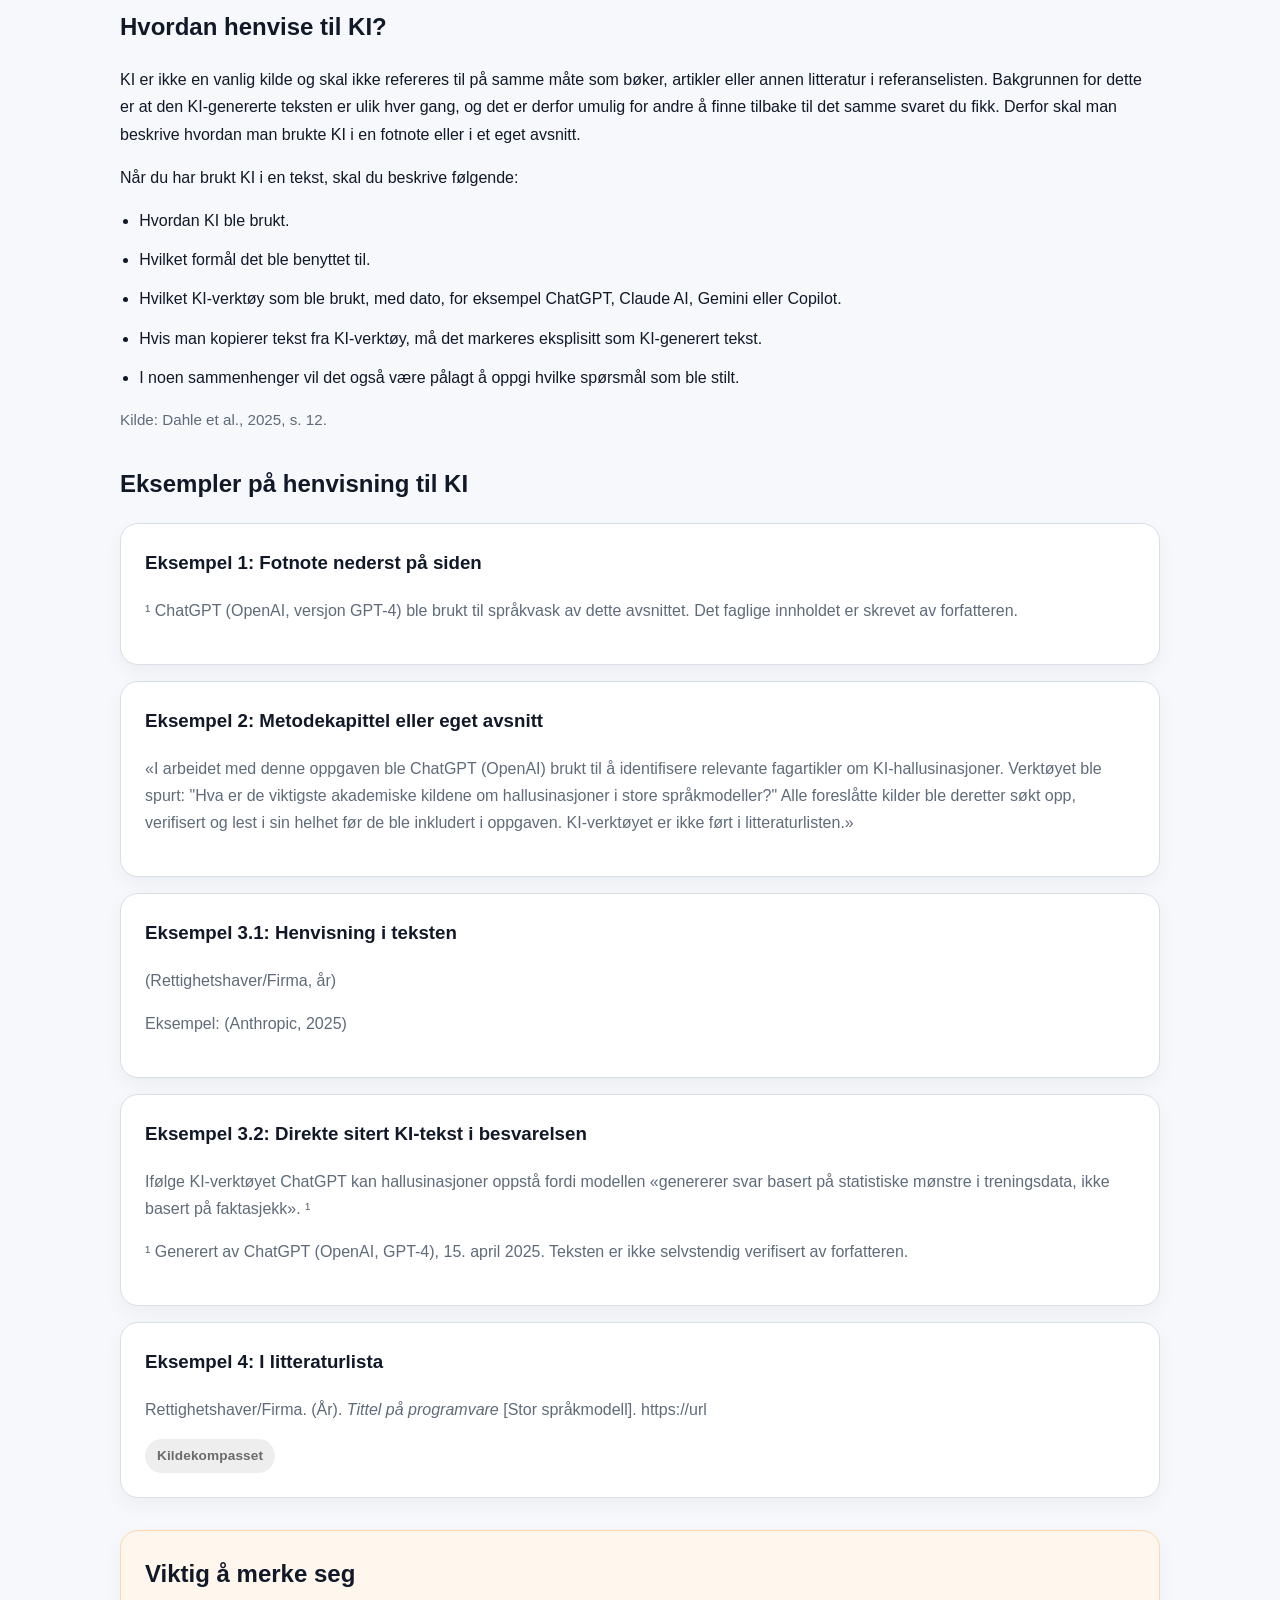
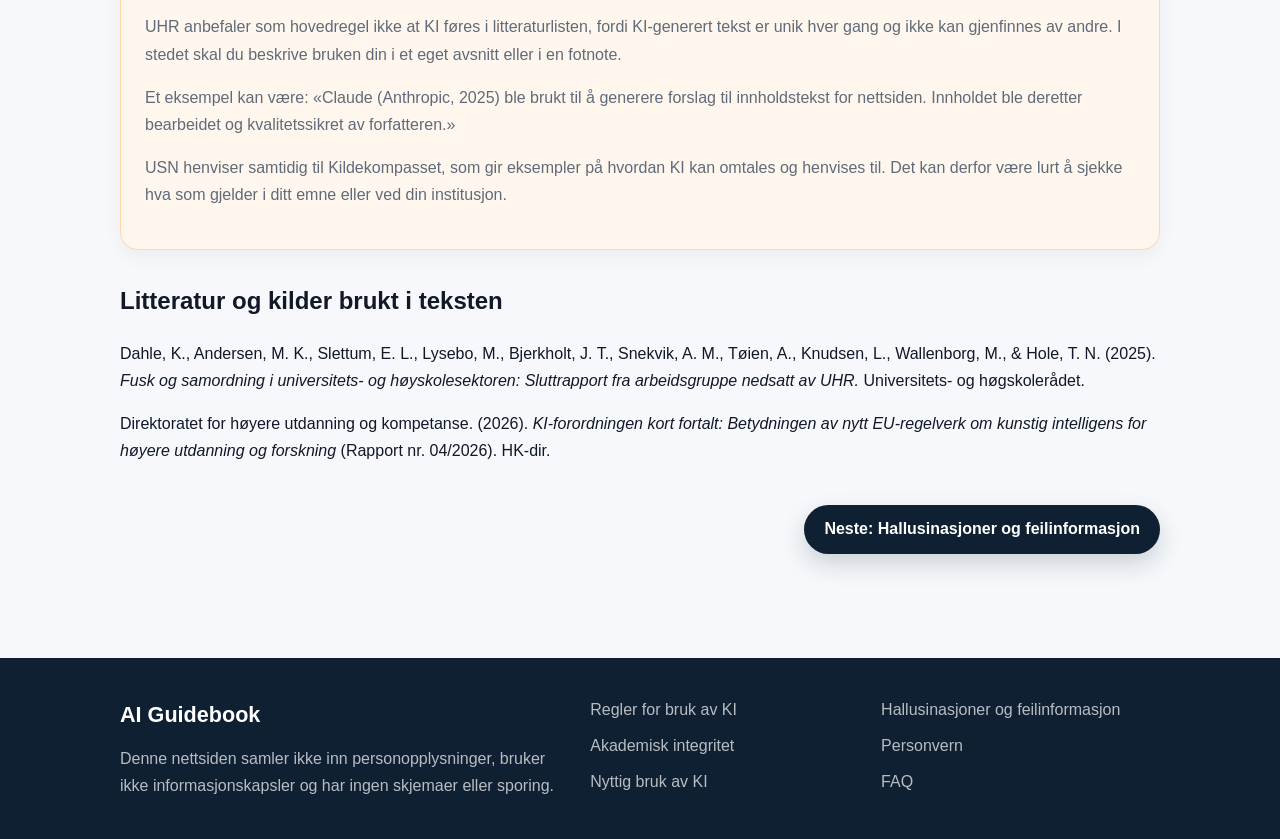
<file: pages/rules-for-ai-use.html>
<!-- pages/rules-for-ai-use.html -->
<!DOCTYPE html>
<html lang="no">
<head>
  <meta charset="UTF-8" />
  <meta name="viewport" content="width=device-width, initial-scale=1.0" />
  <title>Regler for bruk av KI | AI Guidebook</title>

  <link rel="stylesheet" href="../styles/global.css" />
  <link rel="stylesheet" href="../styles/layout.css" />
  <link rel="stylesheet" href="../styles/components.css" />
  <link rel="stylesheet" href="../styles/page.css" />
</head>

<body>
  <header class="site-header">
    <div class="header-inner">
      <a href="../index.html" class="logo">AI Guidebook</a>

      <button class="nav-toggle" type="button" aria-label="Åpne meny" aria-expanded="false">
        <span></span>
        
      </button>

      <nav class="site-nav" aria-label="Hovedmeny">
        <ul>
          <li><a class="active" href="rules-for-ai-use.html">Regler for bruk av KI</a></li>
          <li><a href="hallucinations-bias-and-misinformation.html">Hallusinasjoner og feilinformasjon</a></li>
          <li><a href="academic-integrity-checklist.html">Akademisk integritet</a></li>
          <li><a href="privacy-and-ai.html">Personvern</a></li>
          <li><a href="useful-ai-examples.html">Nyttig bruk av KI</a></li>
          <li><a href="faq.html">FAQ</a></li>
        </ul>
      </nav>
    </div>
  </header>

  

  <main class="container rules-page">
    <section class="page-header">
      <h1>Regler for bruk av KI</h1>
      
      <p>
        KI-verktøy kan være et kraftfullt hjelpemiddel i studiene dine, men det er viktig å vite
        hvordan og når du bruker det. Målet er ikke bare å bruke KI effektivt, men å bruke det på en
        måte som støtter egen læring, forståelse og akademisk integritet.
      </p>

      <nav class="source-links" aria-label="Kilder">
        <a class="source-pill" href="https://hkdir.no/aktuelt/ni-av-ti-studenter-bruker-ki-men-disse-studentene-henger-etter" target="_blank" rel="noopener">
          HK-dir
        </a>
        <a class="source-pill" href="https://www.usn.no/om-usn/regelverk/retningslinjer-for-bruk-av-kunstig-intelligens-ki-ved-eksamen-og-studentoppgaver" target="_blank" rel="noopener">
          USN
        </a>
        <a class="source-pill" href="https://www.kildekompasset.no/references/kunstig-intelligens-chatgpt-writesonic-mfl/" target="_blank" rel="noopener">
          Kildekompasset
        </a>
      </nav>
    </section>

    <section class="rules-section">
      <div class="info-card">
        <h2>Har jeg lov til å bruke KI?</h2>
        <p>
          Ja, du har lov til å bruke KI-verktøy på lik linje med andre hjelpemidler, hvis det ikke er
          oppgitt noen begrensninger.
        </p>
        <p>
          Dette betyr at du har lov til å bruke KI som støtteverktøy når du jobber med oppgaver,
          innleveringer eller har eksamen, når det for eksempel står «alle hjelpemidler tillatt».
          Hvis det ikke er tillatt med KI-verktøy, skal dette stå tydelig i emneplan eller i
          eksamensoppgaven. Sjekk alltid hva som gjelder for den enkelte eksamen eller innlevering.
        </p>
        <p class="rules-source-note">
          Kilde: Dahle et al., 2025, s. 12.
        </p>
      </div>
    </section>

    <section class="rules-section">
      <h2>Hva regnes som fusk?</h2>

      <div class="card-grid">
        <article class="content-card">
          <h3>Bruk når KI ikke er tillatt</h3>
          <p>
            Å bruke KI når det ikke er tillatt på den aktuelle eksamen, eller å handle i strid med de
            spesifikke reglene som gjelder for eksamen.
          </p>
        </article>

        <article class="content-card">
          <h3>Udokumentert KI-bruk</h3>
          <p>
            Å lime inn tekst, kode eller bilder generert av KI uten å dokumentere bruken av KI.
            Sensor eller andre skal få opplyst at det er brukt KI.
          </p>
        </article>

        <article class="content-card">
          <h3>Falsk informasjon</h3>
          <p>
            Å generere falsk informasjon og dele dette, for eksempel å generere falske kilder til
            teksten du skriver.
          </p>
        </article>

        <article class="content-card">
          <h3>KI som eget arbeid</h3>
          <p>
            Å presentere KI-generert innhold som ditt eget arbeid. Du skal selv være forfatter av den
            teksten du leverer.
          </p>
        </article>
      </div>

      <p class="rules-source-note">
        Kilde: Dahle et al., 2025, s. 6 og s. 12.
      </p>

      <nav class="source-links" aria-label="Kilder">
        <a class="source-pill" href="https://www.usn.no/om-usn/regelverk/retningslinjer-for-bruk-av-kunstig-intelligens-ki-ved-eksamen-og-studentoppgaver" target="_blank" rel="noopener">
          USN sine retningslinjer
        </a>
      </nav>
    </section>

    <section class="rules-section">
      <h2>Hva regnes som tillatt bruk?</h2>

      <div class="info-card">
        <p>
          KI kan brukes som støtteverktøy i studiearbeid, så lenge bruken er i tråd med reglene for
          oppgaven, emnet eller eksamenen.
        </p>

        <ul class="rules-list">
          <li>KI kan brukes som støtteverktøy til å organisere og strukturere tekst.</li>
          <li>KI kan brukes til å finne relevant faglitteratur og få forklart vanskelige begreper, men KI bør ikke brukes alene til litteratursøk.</li>
          <li>KI kan brukes til å lage sammendrag av pensumlitteratur for din egen læring.</li>
          <li>KI kan brukes som diskusjonspartner for idéutvikling og oppgavestruktur.</li>
          <li>KI kan brukes til å få tilbakemeldinger på argumenter og tekst du selv har skrevet.</li>
          <li>KI kan brukes til språkvask eller oversetting av tekst du selv har skrevet, men teksten skal fortsatt være din egen.</li>
          <li>KI kan brukes til litteraturgjennomgang, men da er det viktig å forklare hvordan KI ble brukt.</li>
        </ul>

        <p class="rules-source-note">
          Kilder: KI-forordningen kort fortalt, HK-dir 2026, s. 28, og USN sine retningslinjer.
        </p>

        <nav class="source-links" aria-label="Kilder">
          <a class="source-pill" href="https://www.usn.no/om-usn/regelverk/retningslinjer-for-bruk-av-kunstig-intelligens-ki-ved-eksamen-og-studentoppgaver" target="_blank" rel="noopener">
            USN
          </a>
        </nav>
      </div>
    </section>

    <section class="rules-section">
      <h2>Hvordan henvise til KI?</h2>

      <div class="info-card">
        <p>
          KI er ikke en vanlig kilde og skal ikke refereres til på samme måte som bøker, artikler eller
          annen litteratur i referanselisten. Bakgrunnen for dette er at den KI-genererte teksten er
          ulik hver gang, og det er derfor umulig for andre å finne tilbake til det samme svaret du
          fikk. Derfor skal man beskrive hvordan man brukte KI i en fotnote eller i et eget avsnitt.
        </p>

        <p>Når du har brukt KI i en tekst, skal du beskrive følgende:</p>

        <ul class="rules-list">
          <li>Hvordan KI ble brukt.</li>
          <li>Hvilket formål det ble benyttet til.</li>
          <li>Hvilket KI-verktøy som ble brukt, med dato, for eksempel ChatGPT, Claude AI, Gemini eller Copilot.</li>
          <li>Hvis man kopierer tekst fra KI-verktøy, må det markeres eksplisitt som KI-generert tekst.</li>
          <li>I noen sammenhenger vil det også være pålagt å oppgi hvilke spørsmål som ble stilt.</li>
        </ul>

        <p class="rules-source-note">
          Kilde: Dahle et al., 2025, s. 12.
        </p>
      </div>
    </section>

    <section class="rules-section">
      <h2>Eksempler på henvisning til KI</h2>

      <div class="rules-example-list">
        <article class="rules-example-card">
          <h3>Eksempel 1: Fotnote nederst på siden</h3>
          <p>
            ¹ ChatGPT (OpenAI, versjon GPT-4) ble brukt til språkvask av dette avsnittet.
            Det faglige innholdet er skrevet av forfatteren.
          </p>
        </article>

        <article class="rules-example-card">
          <h3>Eksempel 2: Metodekapittel eller eget avsnitt</h3>
          <p>
            «I arbeidet med denne oppgaven ble ChatGPT (OpenAI) brukt til å identifisere relevante
            fagartikler om KI-hallusinasjoner. Verktøyet ble spurt: "Hva er de viktigste akademiske
            kildene om hallusinasjoner i store språkmodeller?" Alle foreslåtte kilder ble deretter
            søkt opp, verifisert og lest i sin helhet før de ble inkludert i oppgaven. KI-verktøyet
            er ikke ført i litteraturlisten.»
          </p>
        </article>

        <article class="rules-example-card">
          <h3>Eksempel 3.1: Henvisning i teksten</h3>
          <p>
            (Rettighetshaver/Firma, år)
          </p>
          <p>
            Eksempel: (Anthropic, 2025)
          </p>
        </article>

        <article class="rules-example-card">
          <h3>Eksempel 3.2: Direkte sitert KI-tekst i besvarelsen</h3>
          <p>
            Ifølge KI-verktøyet ChatGPT kan hallusinasjoner oppstå fordi modellen «genererer svar
            basert på statistiske mønstre i treningsdata, ikke basert på faktasjekk». ¹
          </p>
          <p>
            ¹ Generert av ChatGPT (OpenAI, GPT-4), 15. april 2025. Teksten er ikke selvstendig
            verifisert av forfatteren.
          </p>
        </article>

        <article class="rules-example-card">
          <h3>Eksempel 4: I litteraturlista</h3>
          <p>
            Rettighetshaver/Firma. (År). <em>Tittel på programvare</em> [Stor språkmodell]. https://url
          </p>

          <nav class="source-links" aria-label="Kilde">
            <a class="source-pill" href="https://www.kildekompasset.no/references/kunstig-intelligens-chatgpt-writesonic-mfl/" target="_blank" rel="noopener">
              Kildekompasset
            </a>
          </nav>
        </article>
      </div>
    </section>

    <section class="rules-section">
      <div class="rules-warning-card">
        <h2>Viktig å merke seg</h2>
        <p>
          UHR anbefaler som hovedregel ikke at KI føres i litteraturlisten, fordi KI-generert tekst er
          unik hver gang og ikke kan gjenfinnes av andre. I stedet skal du beskrive bruken din i et
          eget avsnitt eller i en fotnote.
        </p>
        <p>
          Et eksempel kan være: «Claude (Anthropic, 2025) ble brukt til å generere forslag til
          innholdstekst for nettsiden. Innholdet ble deretter bearbeidet og kvalitetssikret av
          forfatteren.»
        </p>
        <p>
          USN henviser samtidig til Kildekompasset, som gir eksempler på hvordan KI kan omtales og
          henvises til. Det kan derfor være lurt å sjekke hva som gjelder i ditt emne eller ved din
          institusjon.
        </p>
      </div>
    </section>

    <section class="rules-section">
      <h2>Litteratur og kilder brukt i teksten</h2>

      <div class="info-card">
        <p>
          Dahle, K., Andersen, M. K., Slettum, E. L., Lysebo, M., Bjerkholt, J. T.,
          Snekvik, A. M., Tøien, A., Knudsen, L., Wallenborg, M., & Hole, T. N. (2025).
          <em>Fusk og samordning i universitets- og høyskolesektoren: Sluttrapport fra arbeidsgruppe
          nedsatt av UHR.</em> Universitets- og høgskolerådet.
        </p>

        <p>
          Direktoratet for høyere utdanning og kompetanse. (2026).
          <em>KI-forordningen kort fortalt: Betydningen av nytt EU-regelverk om kunstig intelligens
          for høyere utdanning og forskning</em> (Rapport nr. 04/2026). HK-dir.
        </p>
      </div>
    </section>

    <nav class="next-page-nav" aria-label="Neste side">
      <a class="next-page-button" href="hallucinations-bias-and-misinformation.html">
        Neste: Hallusinasjoner og feilinformasjon
      </a>
    </nav>

  </main>

  <footer class="site-footer">
    <div class="footer-inner">
      <div class="footer-brand">
        <a href="../index.html" class="footer-logo">AI Guidebook</a>
        <p class="privacy-note">
          Denne nettsiden samler ikke inn personopplysninger, bruker ikke informasjonskapsler
          og har ingen skjemaer eller sporing.
        </p>
      </div>

      <nav class="footer-nav" aria-label="Bunnmeny">
        <a href="rules-for-ai-use.html">Regler for bruk av KI</a>
        <a href="hallucinations-bias-and-misinformation.html">Hallusinasjoner og feilinformasjon</a>
        <a href="academic-integrity-checklist.html">Akademisk integritet</a>
        <a href="privacy-and-ai.html">Personvern</a>
        <a href="useful-ai-examples.html">Nyttig bruk av KI</a>
        <a href="faq.html">FAQ</a>
      </nav>
    </div>
  </footer>

  <script src="../scripts/navigation.js"></script>
  <script src="../scripts/main.js"></script>
</body>
</html>
</file>
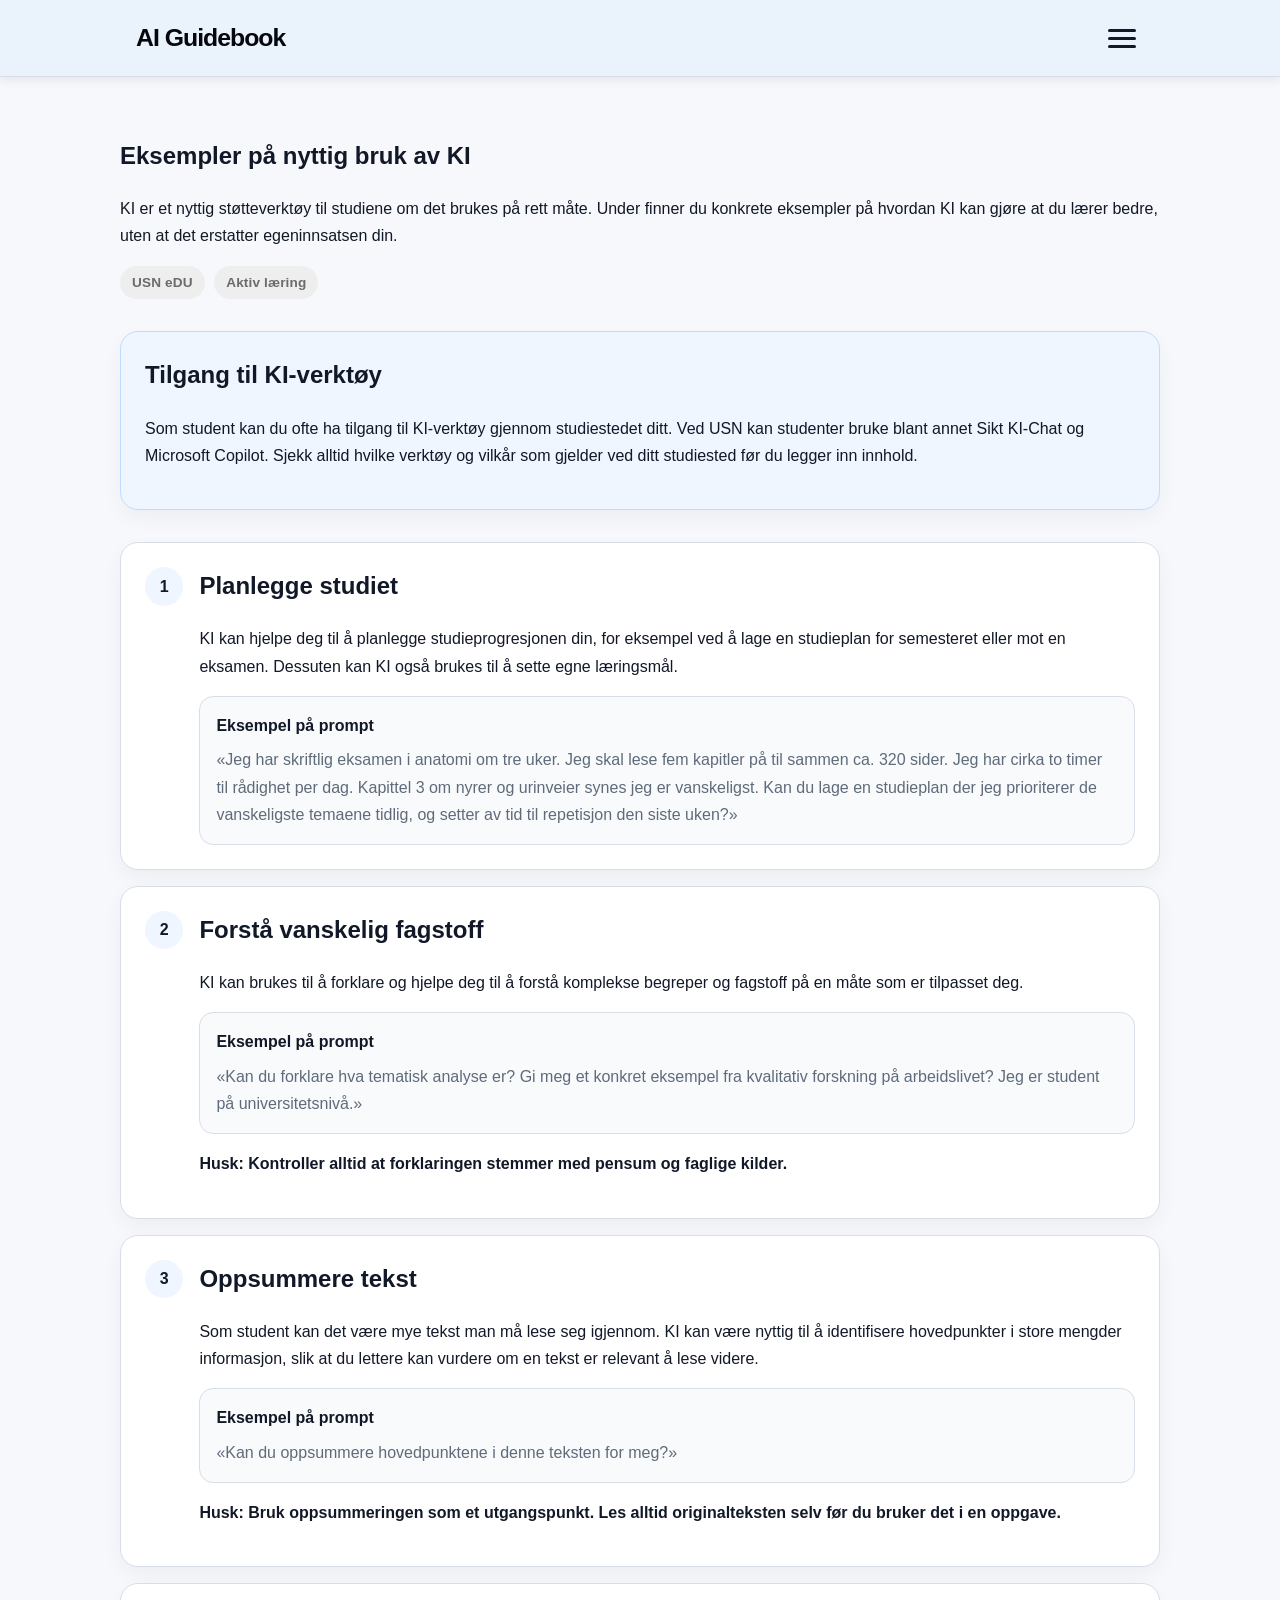
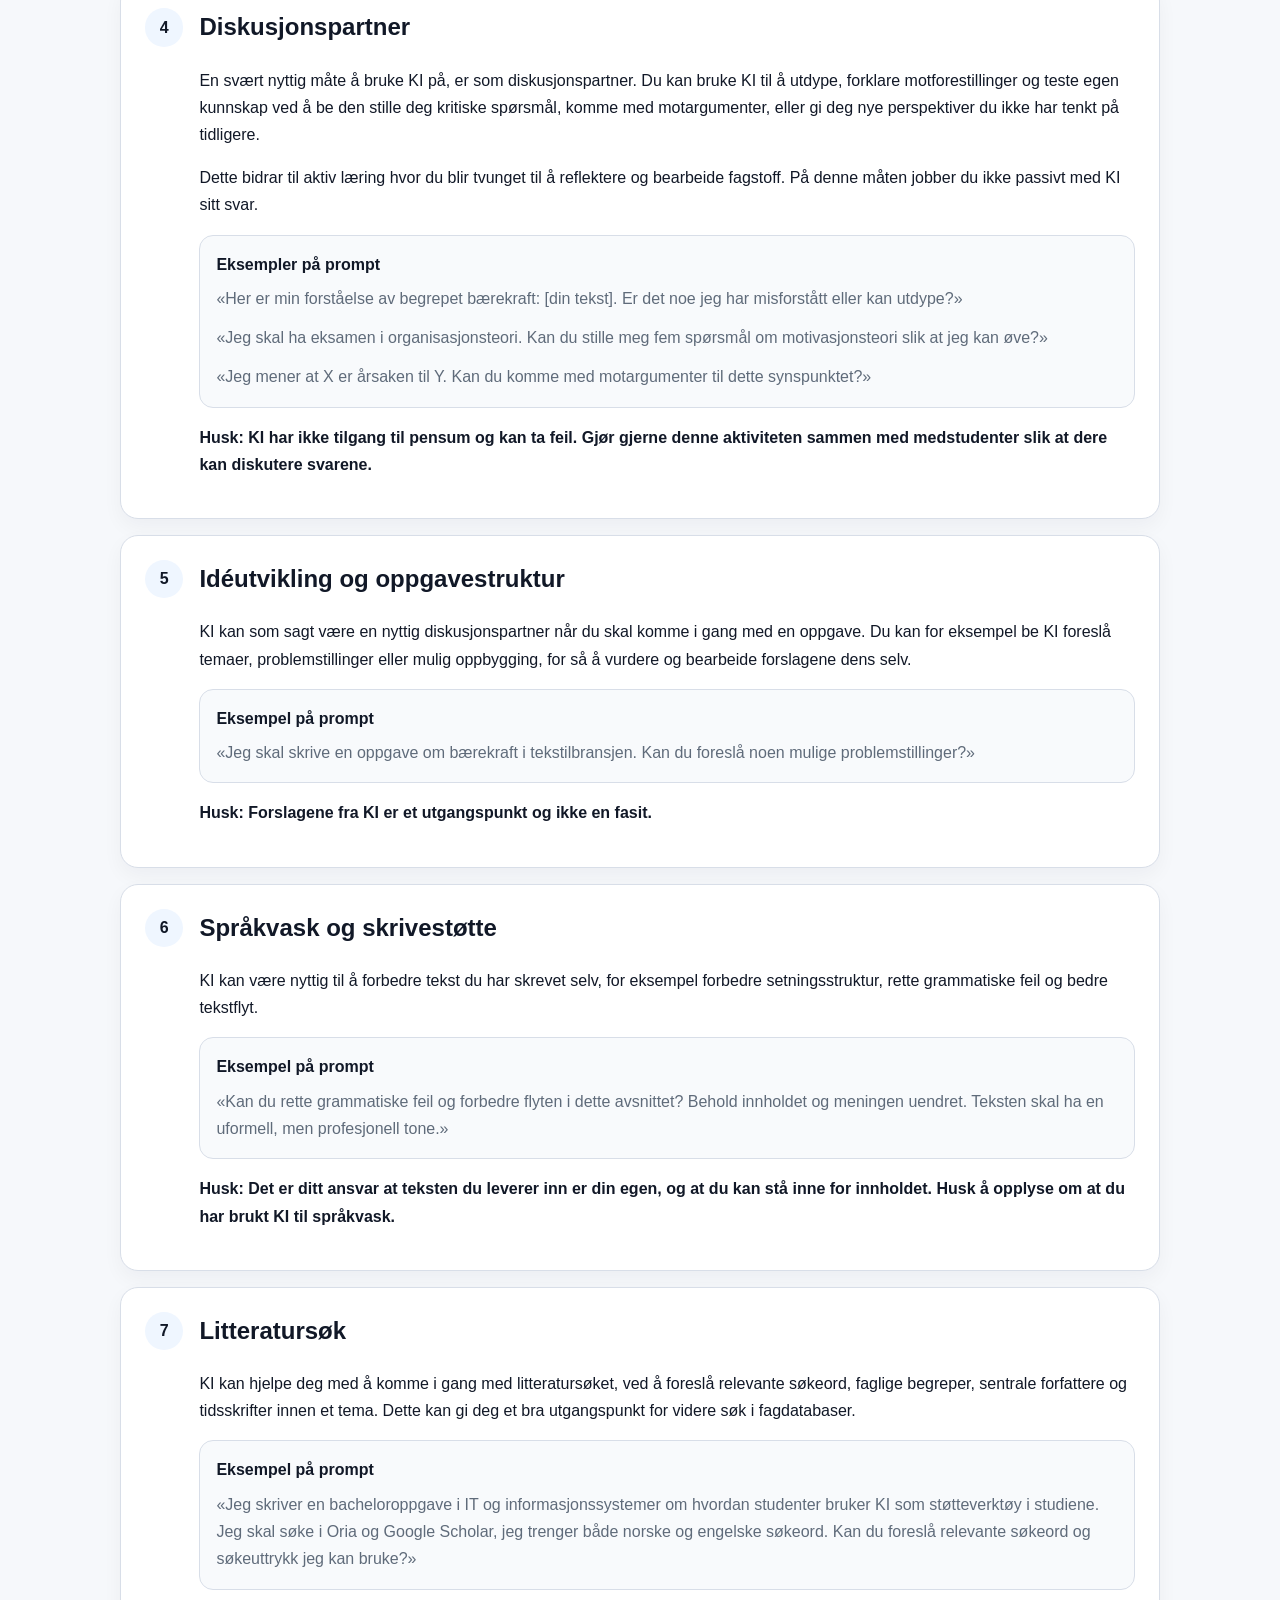
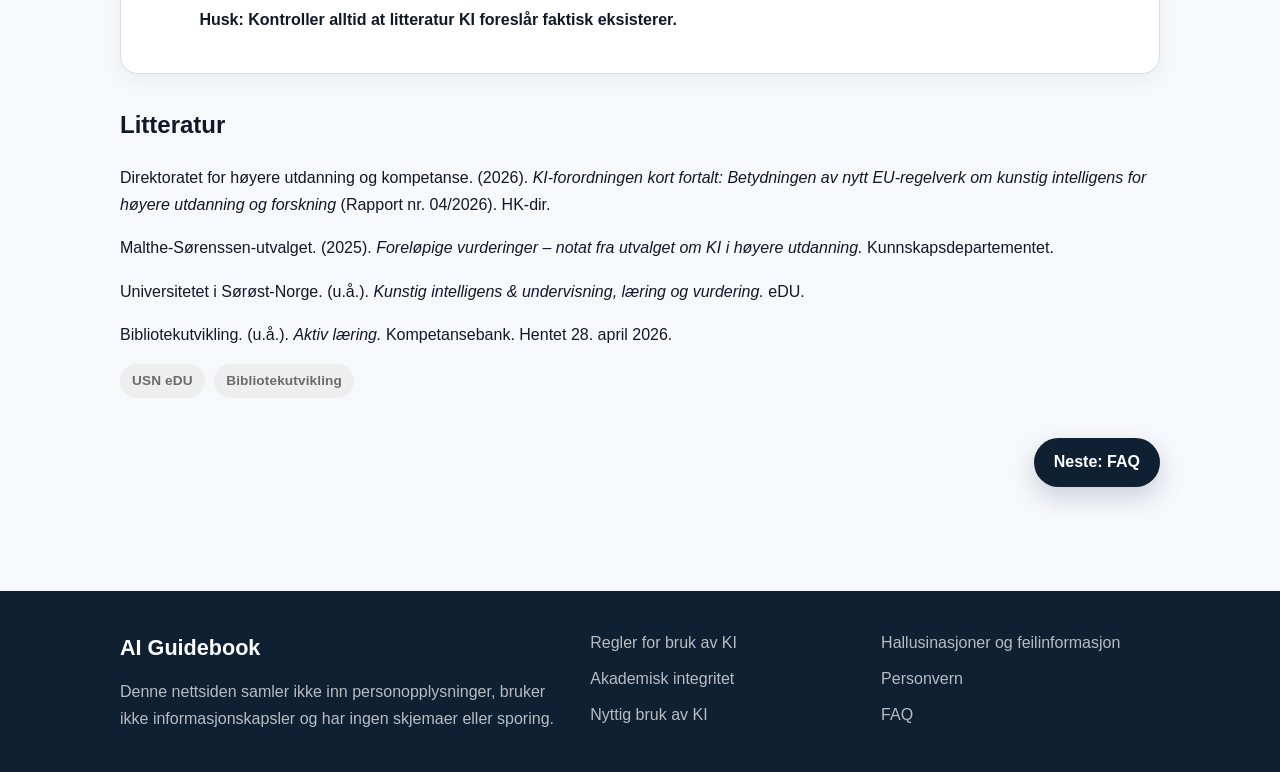
<file: pages/useful-ai-examples.html>
<!-- pages/useful-ai-examples.html -->
<!DOCTYPE html>
<html lang="no">
<head>
  <meta charset="UTF-8" />
  <meta name="viewport" content="width=device-width, initial-scale=1.0" />
  <title>Eksempler på nyttig bruk av KI | AI Guidebook</title>

  <link rel="stylesheet" href="../styles/global.css" />
  <link rel="stylesheet" href="../styles/layout.css" />
  <link rel="stylesheet" href="../styles/components.css" />
  <link rel="stylesheet" href="../styles/page.css" />
</head>

<body>
  <header class="site-header">
    <div class="header-inner">
      <a href="../index.html" class="logo">AI Guidebook</a>

      <button class="nav-toggle" type="button" aria-label="Åpne meny" aria-expanded="false">
        <span></span>
        
      </button>

      <nav class="site-nav" aria-label="Hovedmeny">
        <ul>
          <li><a href="rules-for-ai-use.html">Regler for bruk av KI</a></li>
          <li><a href="hallucinations-bias-and-misinformation.html">Hallusinasjoner og feilinformasjon</a></li>
          <li><a href="academic-integrity-checklist.html">Akademisk integritet</a></li>
          <li><a href="privacy-and-ai.html">Personvern</a></li>
          <li><a class="active" href="useful-ai-examples.html">Nyttig bruk av KI</a></li>
          <li><a href="faq.html">FAQ</a></li>
        </ul>
      </nav>
    </div>
  </header>

  <main class="container useful-page">
    <section class="page-header">
      <h1>Eksempler på nyttig bruk av KI</h1>
      
      <p>
        KI er et nyttig støtteverktøy til studiene om det brukes på rett måte. Under finner du
        konkrete eksempler på hvordan KI kan gjøre at du lærer bedre, uten at det erstatter
        egeninnsatsen din.
      </p>

      <nav class="source-links" aria-label="Kilder">
        <a class="source-pill" href="https://edu.usn.no/utvikle-din-undervisning/kunstig-intelligens/laering-undervisning-og-vurdering-med-ki/" target="_blank" rel="noopener">
          USN eDU
        </a>
        <a class="source-pill" href="https://bibliotekutvikling.no/kompetansebank/lessons/aktiv-laering/" target="_blank" rel="noopener">
          Aktiv læring
        </a>
      </nav>
    </section>

    <section class="useful-section">
      <div class="useful-note-card">
        <h2>Tilgang til KI-verktøy</h2>
        <p>
          Som student kan du ofte ha tilgang til KI-verktøy gjennom studiestedet ditt. Ved USN kan
          studenter bruke blant annet Sikt KI-Chat og Microsoft Copilot. Sjekk alltid hvilke verktøy
          og vilkår som gjelder ved ditt studiested før du legger inn innhold.
        </p>
      </div>
    </section>

    <section class="useful-section">
      <div class="useful-example-list">
        <article class="useful-example-card">
          <div class="example-number">1</div>
          <div>
            <h2>Planlegge studiet</h2>
            <p>
              KI kan hjelpe deg til å planlegge studieprogresjonen din, for eksempel ved å lage en
              studieplan for semesteret eller mot en eksamen. Dessuten kan KI også brukes til å sette
              egne læringsmål.
            </p>

            <div class="prompt-box">
              <h3>Eksempel på prompt</h3>
              <p>
                «Jeg har skriftlig eksamen i anatomi om tre uker. Jeg skal lese fem kapitler på til
                sammen ca. 320 sider. Jeg har cirka to timer til rådighet per dag. Kapittel 3 om nyrer
                og urinveier synes jeg er vanskeligst. Kan du lage en studieplan der jeg prioriterer
                de vanskeligste temaene tidlig, og setter av tid til repetisjon den siste uken?»
              </p>
            </div>
          </div>
        </article>

        <article class="useful-example-card">
          <div class="example-number">2</div>
          <div>
            <h2>Forstå vanskelig fagstoff</h2>
            <p>
              KI kan brukes til å forklare og hjelpe deg til å forstå komplekse begreper og fagstoff
              på en måte som er tilpasset deg.
            </p>

            <div class="prompt-box">
              <h3>Eksempel på prompt</h3>
              <p>
                «Kan du forklare hva tematisk analyse er? Gi meg et konkret eksempel fra kvalitativ
                forskning på arbeidslivet? Jeg er student på universitetsnivå.»
              </p>
            </div>

            <p class="useful-reminder">
              Husk: Kontroller alltid at forklaringen stemmer med pensum og faglige kilder.
            </p>
          </div>
        </article>

        <article class="useful-example-card">
          <div class="example-number">3</div>
          <div>
            <h2>Oppsummere tekst</h2>
            <p>
              Som student kan det være mye tekst man må lese seg igjennom. KI kan være nyttig til å
              identifisere hovedpunkter i store mengder informasjon, slik at du lettere kan vurdere
              om en tekst er relevant å lese videre.
            </p>

            <div class="prompt-box">
              <h3>Eksempel på prompt</h3>
              <p>
                «Kan du oppsummere hovedpunktene i denne teksten for meg?»
              </p>
            </div>

            <p class="useful-reminder">
              Husk: Bruk oppsummeringen som et utgangspunkt. Les alltid originalteksten selv før du
              bruker det i en oppgave.
            </p>
          </div>
        </article>

        <article class="useful-example-card">
          <div class="example-number">4</div>
          <div>
            <h2>Diskusjonspartner</h2>
            <p>
              En svært nyttig måte å bruke KI på, er som diskusjonspartner. Du kan bruke KI til å
              utdype, forklare motforestillinger og teste egen kunnskap ved å be den stille deg
              kritiske spørsmål, komme med motargumenter, eller gi deg nye perspektiver du ikke har
              tenkt på tidligere.
            </p>
            <p>
              Dette bidrar til aktiv læring hvor du blir tvunget til å reflektere og bearbeide
              fagstoff. På denne måten jobber du ikke passivt med KI sitt svar.
            </p>

            <div class="prompt-box">
              <h3>Eksempler på prompt</h3>
              <p>
                «Her er min forståelse av begrepet bærekraft: [din tekst]. Er det noe jeg har
                misforstått eller kan utdype?»
              </p>
              <p>
                «Jeg skal ha eksamen i organisasjonsteori. Kan du stille meg fem spørsmål om
                motivasjonsteori slik at jeg kan øve?»
              </p>
              <p>
                «Jeg mener at X er årsaken til Y. Kan du komme med motargumenter til dette synspunktet?»
              </p>
            </div>

            <p class="useful-reminder">
              Husk: KI har ikke tilgang til pensum og kan ta feil. Gjør gjerne denne aktiviteten
              sammen med medstudenter slik at dere kan diskutere svarene.
            </p>
          </div>
        </article>

        <article class="useful-example-card">
          <div class="example-number">5</div>
          <div>
            <h2>Idéutvikling og oppgavestruktur</h2>
            <p>
              KI kan som sagt være en nyttig diskusjonspartner når du skal komme i gang med en
              oppgave. Du kan for eksempel be KI foreslå temaer, problemstillinger eller mulig
              oppbygging, for så å vurdere og bearbeide forslagene dens selv.
            </p>

            <div class="prompt-box">
              <h3>Eksempel på prompt</h3>
              <p>
                «Jeg skal skrive en oppgave om bærekraft i tekstilbransjen. Kan du foreslå noen
                mulige problemstillinger?»
              </p>
            </div>

            <p class="useful-reminder">
              Husk: Forslagene fra KI er et utgangspunkt og ikke en fasit.
            </p>
          </div>
        </article>

        <article class="useful-example-card">
          <div class="example-number">6</div>
          <div>
            <h2>Språkvask og skrivestøtte</h2>
            <p>
              KI kan være nyttig til å forbedre tekst du har skrevet selv, for eksempel forbedre
              setningsstruktur, rette grammatiske feil og bedre tekstflyt.
            </p>

            <div class="prompt-box">
              <h3>Eksempel på prompt</h3>
              <p>
                «Kan du rette grammatiske feil og forbedre flyten i dette avsnittet? Behold innholdet
                og meningen uendret. Teksten skal ha en uformell, men profesjonell tone.»
              </p>
            </div>

            <p class="useful-reminder">
              Husk: Det er ditt ansvar at teksten du leverer inn er din egen, og at du kan stå inne
              for innholdet. Husk å opplyse om at du har brukt KI til språkvask.
            </p>
          </div>
        </article>

        <article class="useful-example-card">
          <div class="example-number">7</div>
          <div>
            <h2>Litteratursøk</h2>
            <p>
              KI kan hjelpe deg med å komme i gang med litteratursøket, ved å foreslå relevante
              søkeord, faglige begreper, sentrale forfattere og tidsskrifter innen et tema. Dette kan
              gi deg et bra utgangspunkt for videre søk i fagdatabaser.
            </p>

            <div class="prompt-box">
              <h3>Eksempel på prompt</h3>
              <p>
                «Jeg skriver en bacheloroppgave i IT og informasjonssystemer om hvordan studenter
                bruker KI som støtteverktøy i studiene. Jeg skal søke i Oria og Google Scholar, jeg
                trenger både norske og engelske søkeord. Kan du foreslå relevante søkeord og
                søkeuttrykk jeg kan bruke?»
              </p>
            </div>

            <p class="useful-reminder">
              Husk: Kontroller alltid at litteratur KI foreslår faktisk eksisterer.
            </p>
          </div>
        </article>
      </div>
    </section>

    <section class="useful-section">
      <h2>Litteratur</h2>

      <div class="info-card">
        <p>
          Direktoratet for høyere utdanning og kompetanse. (2026).
          <em>KI-forordningen kort fortalt: Betydningen av nytt EU-regelverk om kunstig intelligens
          for høyere utdanning og forskning</em> (Rapport nr. 04/2026). HK-dir.
        </p>

        <p>
          Malthe-Sørenssen-utvalget. (2025).
          <em>Foreløpige vurderinger – notat fra utvalget om KI i høyere utdanning.</em>
          Kunnskapsdepartementet.
        </p>

        <p>
          Universitetet i Sørøst-Norge. (u.å.).
          <em>Kunstig intelligens & undervisning, læring og vurdering.</em> eDU.
        </p>

        <p>
          Bibliotekutvikling. (u.å.). <em>Aktiv læring.</em> Kompetansebank.
          Hentet 28. april 2026.
        </p>

        <div class="source-links" aria-label="Kilder">
          <a class="source-pill" href="https://edu.usn.no/utvikle-din-undervisning/kunstig-intelligens/laering-undervisning-og-vurdering-med-ki/" target="_blank" rel="noopener">
            USN eDU
          </a>
          <a class="source-pill" href="https://bibliotekutvikling.no/kompetansebank/lessons/aktiv-laering/" target="_blank" rel="noopener">
            Bibliotekutvikling
          </a>
        </div>
      </div>
    </section>

    <nav class="next-page-nav" aria-label="Neste side">
      <a class="next-page-button" href="faq.html">
        Neste: FAQ
      </a>
    </nav>


  </main>

  <footer class="site-footer">
    <div class="footer-inner">
      <div class="footer-brand">
        <a href="../index.html" class="footer-logo">AI Guidebook</a>
        <p class="privacy-note">
          Denne nettsiden samler ikke inn personopplysninger, bruker ikke informasjonskapsler
          og har ingen skjemaer eller sporing.
        </p>
      </div>

      <nav class="footer-nav" aria-label="Bunnmeny">
        <a href="rules-for-ai-use.html">Regler for bruk av KI</a>
        <a href="hallucinations-bias-and-misinformation.html">Hallusinasjoner og feilinformasjon</a>
        <a href="academic-integrity-checklist.html">Akademisk integritet</a>
        <a href="privacy-and-ai.html">Personvern</a>
        <a href="useful-ai-examples.html">Nyttig bruk av KI</a>
        <a href="faq.html">FAQ</a>
      </nav>
    </div>
  </footer>

  <script src="../scripts/navigation.js"></script>
</body>
</html>
</file>
<file: styles/global.css>
:root {
  --bg: #f6f8fb;
  --surface: #ffffff;
  --surface-soft: #e9eef6;
  --text: #111827;
  --muted: #5f6b7a;
  --primary: #1d2b49;
  --border: #d8dee8;
  --shadow: 0 8px 20px rgba(17, 24, 39, 0.12);
  --radius: 18px;
  --max-width: 1040px;
}

* { box-sizing: border-box; }

html { scroll-behavior: smooth; }

body {
  margin: 0;
  font-family: Arial, Helvetica, sans-serif;
  color: var(--text);
  background: var(--bg);
  line-height: 1.6;
}

img { max-width: 100%; display: block; }

a { color: inherit; }

:focus-visible {
  outline: 3px solid #7cc4ff;
  outline-offset: 3px;
}

.page-section { padding: 2rem 0; }

.lead {
  max-width: 720px;
  color: #374151;
  font-size: 1.08rem;
}

.muted { color: var(--muted); }
</file>
<file: styles/layout.css>
.site-header {
  position: sticky;
  top: 0;
  z-index: 10;
  background: #eaf2fb;
  border-bottom: 1px solid var(--border);
  box-shadow: 0 3px 10px rgba(17, 24, 39, 0.08);
}

.header-inner {
  max-width: var(--max-width);
  margin: 0 auto;
  padding: 1.1rem 1rem;
  display: flex;
  align-items: center;
  justify-content: space-between;
  gap: 1rem;
  flex-wrap: nowrap;
}

.logo {
  font-size: clamp(1.45rem, 4vw, 2rem);
  font-weight: 800;
  text-decoration: none;
  color: #05070d;
  letter-spacing: -0.04em;
  white-space: nowrap;
  flex-shrink: 0;
}

.nav-toggle {
  display: inline-flex;
  align-items: center;
  justify-content: center;
  width: 44px;
  height: 44px;
  border: 0;
  background: transparent;
  cursor: pointer;
}

.nav-toggle span,
.nav-toggle span::before,
.nav-toggle span::after {
  display: block;
  width: 28px;
  height: 3px;
  background: #111827;
  border-radius: 999px;
  transition: transform 0.2s ease, opacity 0.2s ease;
}

.nav-toggle span::before,
.nav-toggle span::after {
  content: "";
  position: relative;
}

.nav-toggle span::before { top: -8px; }
.nav-toggle span::after { top: 5px; }

.nav-toggle[aria-expanded="true"] span { background: transparent; }
.nav-toggle[aria-expanded="true"] span::before { transform: translateY(8px) rotate(45deg); }
.nav-toggle[aria-expanded="true"] span::after { transform: translateY(-8px) rotate(-45deg); }

.site-nav {
  display: none;
  position: absolute;
  left: 0;
  right: 0;
  top: 100%;
  background: #eaf2fb;
  border-bottom: 1px solid var(--border);
  padding: 0.5rem 1rem 1.25rem;
}

.site-nav.is-open { display: block; }

.site-nav ul {
  list-style: none;
  margin: 0 auto;
  padding: 0;
  max-width: 360px;
}

.site-nav a {
  display: block;
  padding: 0.8rem 0.5rem;
  text-align: center;
  text-decoration: none;
  font-size: 1.05rem;
  border-bottom: 1px solid var(--border);
}

.site-nav a:hover,
.site-nav a.active {
  color: var(--primary);
  font-weight: 700;
}

.container {
  width: min(100% - 2rem, var(--max-width));
  margin: 0 auto;
}

.site-main { min-height: 75vh; }

.site-footer {
  background: #102033;
  color: rgba(255, 255, 255, 0.7);
  margin-top: 4rem;
  padding: 2.5rem 1rem;
}

.footer-inner {
  max-width: var(--max-width);
  margin: 0 auto;
  display: grid;
  gap: 2rem;
}

.footer-brand {
  max-width: 34rem;
}

.footer-logo {
  display: inline-block;
  color: #ffffff;
  font-size: 1.35rem;
  font-weight: 800;
  text-decoration: none;
  margin-bottom: 0.75rem;
}

.footer-brand p {
  margin: 0;
  line-height: 1.7;
  color: rgba(255, 255, 255, 0.7);
}

.footer-nav {
  display: grid;
  gap: 0.75rem;
}

.footer-nav a {
  color: rgba(255, 255, 255, 0.7);
  text-decoration: none;
  line-height: 1.5;
}

.footer-nav a:hover {
  color: #ffffff;
}

@media (min-width: 820px) {
  .header-inner {
    gap: 1rem;
    padding: 1rem;
  }

  .logo {
    font-size: 1.55rem;
  }

  .nav-toggle {
    display: inline-flex;
  }

  .site-nav {
    display: none;
    position: absolute;
    left: 0;
    right: 0;
    top: 100%;
    background: #eaf2fb;
    border-bottom: 1px solid var(--border);
    padding: 0.75rem 1rem 1.25rem;
  }

  .site-nav.is-open {
    display: block;
  }

  .site-nav ul {
    max-width: 360px;
    margin: 0 auto;
    display: flex;
    flex-direction: column;
    gap: 0;
  }

  .site-nav a {
    display: block;
    border-bottom: 1px solid var(--border);
    padding: 0.95rem 0.5rem;
    font-size: 1rem;
    text-align: center;
    white-space: normal;
  }
}


@media (min-width: 820px) {
  .footer-inner {
    grid-template-columns: 1fr 1.3fr;
    align-items: start;
  }

  .footer-nav {
    grid-template-columns: repeat(2, minmax(0, 1fr));
  }
}

.footer-privacy {
  margin-top: 0.8rem;
  font-size: 0.9rem;
  line-height: 1.6;
  color: rgba(255, 255, 255, 0.7);
}
</file>
<file: styles/components.css>
.hero {
  padding: 2.5rem 0 1.5rem;
}

.hero h1,
.content-page h1 {
  margin: 0 0 1rem;
  color: var(--primary);
  font-size: clamp(2rem, 7vw, 3.8rem);
  line-height: 1.05;
  letter-spacing: -0.05em;
}

.card-grid {
  display: grid;
  gap: 1rem;
  margin-top: 1.5rem;
}

.card {
  display: block;
  padding: 1.35rem;
  background: var(--surface-soft);
  border: 1px solid #2f3541;
  border-radius: var(--radius);
  box-shadow: var(--shadow);
  text-decoration: none;
  transition: transform 0.15s ease, box-shadow 0.15s ease;
}

.card:hover {
  transform: translateY(-3px);
  box-shadow: 0 12px 24px rgba(17, 24, 39, 0.16);
}

.card h2,
.card h3 {
  margin: 0 0 0.55rem;
  color: var(--primary);
  font-size: 1.25rem;
  line-height: 1.25;
}

.card p { margin: 0; color: var(--muted); }

.content-box {
  background: var(--surface);
  border: 1px solid var(--border);
  border-radius: var(--radius);
  padding: 1.25rem;
  margin: 1rem 0;
}

.content-box h2 {
  margin-top: 0;
  color: var(--primary);
}

.checklist {
  padding-left: 1.2rem;
}

.checklist li { margin-bottom: 0.7rem; }

.button-link {
  display: inline-block;
  margin-top: 1rem;
  padding: 0.75rem 1rem;
  border-radius: 999px;
  background: var(--primary);
  color: white;
  text-decoration: none;
  font-weight: 700;
}

@media (min-width: 720px) {
  .card-grid { grid-template-columns: repeat(2, 1fr); }
  .content-box { padding: 1.6rem; }
}

@media (min-width: 980px) {
  .card-grid { grid-template-columns: repeat(3, 1fr); }
}
</file>
<file: styles/home.css>
.intro-box {
  width: 100%;
  box-sizing: border-box;
  margin: 1.25rem 0 1.5rem;
  padding: 1.2rem 1.2rem 0.85rem;
  background: var(--surface);
  border: 1px solid var(--border);
  border-radius: var(--radius);
  box-shadow: 0 6px 16px rgba(17, 24, 39, 0.08);
}

.intro-box h2 {
  margin: 0 0 0.65rem;
  color: var(--primary);
  font-size: 1.35rem;
  line-height: 1.25;
}

.intro-box p {
  margin: 0 0 0.9rem;
  color: #374151;
}

.intro-box p:last-child {
  margin-bottom: 0;
}

.intro-hidden {
  margin-top: 0;
}

.intro-toggle {
  display: flex;
  align-items: center;
  justify-content: center;
  gap: 0.35rem;
  width: calc(100% + 2.4rem);
  margin: 0.85rem -1.2rem -0.85rem;
  padding: 0.8rem 1rem;
  border: 0;
  border-top: 1px solid var(--border);
  border-radius: 0 0 var(--radius) var(--radius);
  background: linear-gradient(to bottom, rgba(234, 242, 251, 0.45), rgba(234, 242, 251, 0.9));
  color: var(--primary);
  font: inherit;
  font-weight: 700;
  cursor: pointer;
}

.intro-toggle::after {
  content: "↓";
  font-size: 0.95rem;
  transition: transform 0.2s ease;
}

.intro-toggle[aria-expanded="true"]::after {
  transform: rotate(180deg);
}

.intro-toggle:hover,
.intro-toggle:focus-visible {
  background: #eaf2fb;
}

@media (min-width: 720px) {
  .intro-box {
    padding: 1.5rem 1.5rem 1rem;
  }

  .intro-toggle {
    width: calc(100% + 3rem);
    margin: 1rem -1.5rem -1rem;
  }
}
</file>
<file: styles/page.css>
.content-page {
  padding: 2.5rem 0;
}

.content-page h1 {
  max-width: 850px;
}

.content-page h2 {
  margin-top: 0;
}

.content-page ul {
  padding-left: 1.3rem;
}

.content-page li + li {
  margin-top: 0.5rem;
}

/* Academic integrity checklist */
.checklist-header {
  margin-bottom: 2rem;
}

.checklist-header h1 {
  max-width: 760px;
  margin: 0 0 1rem;
  font-size: clamp(2rem, 5vw, 3.4rem);
  line-height: 1.05;
  letter-spacing: -0.04em;
}

.checklist-header p {
  max-width: 720px;
  margin: 0;
  color: var(--muted);
  font-size: 1.05rem;
  line-height: 1.7;
}

.integrity-checklist {
  display: grid;
  gap: 0.9rem;
}

.check-card {
  background: var(--surface);
  border: 1px solid var(--border);
  border-radius: 18px;
  box-shadow: 0 8px 20px rgba(15, 23, 42, 0.045);
  transition: border-color 0.18s ease, box-shadow 0.18s ease, transform 0.18s ease;
  overflow: hidden;
}

.check-card:hover {
  border-color: #cbd5e1;
  box-shadow: 0 14px 35px rgba(15, 23, 42, 0.08);
  transform: translateY(-1px);
}

.check-content {
  padding: 1.15rem 1.2rem;
}

.check-question {
  margin: 0;
  color: var(--text);
  font-size: 1.03rem;
  font-weight: 650;
  line-height: 1.5;
}

.check-card details {
  margin-top: 0.9rem;
}

.check-card summary {
  list-style: none;
  width: 2.75rem;
  height: 2.75rem;
  display: inline-grid;
  place-items: center;
  border: 1px solid var(--border);
  border-radius: 999px;
  background: #f8fafc;
  cursor: pointer;
  transition: background 0.15s ease, border-color 0.15s ease, transform 0.15s ease;
}

.check-card summary:hover {
  background: #eff6ff;
  border-color: #bfdbfe;
  transform: translateY(-1px);
}

.check-card summary:focus-visible {
  outline: 3px solid rgba(37, 99, 235, 0.25);
  outline-offset: 3px;
}

.check-card summary::-webkit-details-marker {
  display: none;
}

.icon-summary {
  display: inline-grid;
  place-items: center;
  width: 2.75rem;
  height: 2.75rem;
  border: 1px solid var(--border);
  border-radius: 999px;
  background: #f8fafc;
  cursor: pointer;
  transition: background 0.15s ease, border-color 0.15s ease, transform 0.15s ease;
}

.icon-summary:hover {
  background: #eff6ff;
  border-color: #bfdbfe;
  transform: translateY(-1px);
}

.toggle-icon {
  width: 0.5rem;
  height: 0.5rem;
  border-right: 2px solid var(--muted);
  border-bottom: 2px solid var(--muted);
  transform: rotate(45deg);
  margin-top: -0.15rem;
  transition: transform 0.18s ease, margin 0.18s ease, border-color 0.18s ease;
}

.icon-summary:hover .toggle-icon {
  border-color: var(--primary-dark);
}

.check-card details[open] .toggle-icon {
  transform: rotate(225deg);
  margin-top: 0.15rem;
  border-color: var(--primary-dark);
}

.details-panel {
  margin-top: 0.9rem;
  padding: 1rem 1.1rem;
  background: #f8fafc;
  border: 1px solid var(--border);
  border-radius: 14px;
}

.details-panel p {
  margin: 0 0 0.85rem;
  color: var(--muted);
  line-height: 1.7;
  max-width: 760px;
}

.integrity-checklist + .button-link {
  margin-top: 1.5rem;
}

/* Source buttons */
.source-links {
  display: flex;
  flex-wrap: wrap;
  gap: 0.6rem;
  margin-top: 1rem;
}

.source-pill {
  display: inline-flex;
  align-items: center;
  width: fit-content;
  padding: 0.38rem 0.75rem;
  border-radius: 999px;
  background: #eeeeee;
  color: #6b6b6b;
  font-size: 0.85rem;
  font-weight: 700;
  letter-spacing: 0.01em;
  text-decoration: none;
  transition: background 0.15s ease, color 0.15s ease, transform 0.15s ease;
}

.source-pill:hover {
  background: #e2e2e2;
  color: #444444;
  transform: translateY(-1px);
}

/* Rules for AI use page */
.rules-page {
  padding: 2.5rem 0;
}

.rules-page h1 {
  max-width: 850px;
}

.rules-page h2 {
  margin-top: 0;
}

.rules-page p {
  line-height: 1.7;
}

.rules-section {
  margin-top: 2rem;
}

.rules-source-note {
  margin-top: 1rem;
  color: var(--muted);
  font-size: 0.95rem;
  line-height: 1.6;
}

.rules-list {
  display: grid;
  gap: 0.75rem;
  margin: 1rem 0 0;
  padding-left: 1.2rem;
}

.rules-list li {
  line-height: 1.7;
  color: var(--text);
}

.rules-example-list {
  display: grid;
  gap: 1rem;
}

.rules-example-card,
.rules-warning-card {
  background: var(--surface);
  border: 1px solid var(--border);
  border-radius: 18px;
  padding: 1.25rem;
  box-shadow: 0 8px 20px rgba(15, 23, 42, 0.045);
}

.rules-example-card h3,
.rules-warning-card h2 {
  margin-top: 0;
}

.rules-example-card p,
.rules-warning-card p {
  color: var(--muted);
  line-height: 1.7;
}

.rules-warning-card {
  background: #fff7ed;
  border-color: #fed7aa;
}

@media (min-width: 820px) {
  .rules-example-card,
  .rules-warning-card {
    padding: 1.5rem;
  }
}

@media (max-width: 640px) {
  .checklist-header h1 {
    font-size: clamp(2rem, 10vw, 2.8rem);
  }

  .check-content {
    padding: 1rem;
  }

  .check-question {
    font-size: 1rem;
  }
}

/* Hallucinations, bias and misinformation page */
.hallucinations-page {
  padding: 2.5rem 0;
}

.hallucinations-page h1 {
  max-width: 900px;
}

.hallucinations-page h2 {
  margin-top: 0;
}

.hallucinations-page p {
  line-height: 1.7;
}

.hallucinations-section {
  margin-top: 2rem;
}

.hallucinations-source-note {
  margin-top: 1rem;
  color: var(--muted);
  font-size: 0.95rem;
  line-height: 1.6;
}

.hallucinations-list {
  display: grid;
  gap: 0.75rem;
  margin: 1rem 0 0;
  padding-left: 1.2rem;
}

.hallucinations-list li {
  line-height: 1.7;
  color: var(--text);
}

.hallucinations-example-card,
.hallucinations-reminder-card {
  background: var(--surface);
  border: 1px solid var(--border);
  border-radius: 18px;
  padding: 1.25rem;
  box-shadow: 0 8px 20px rgba(15, 23, 42, 0.045);
}

.hallucinations-example-card h2,
.hallucinations-reminder-card h2 {
  margin-top: 0;
}

.hallucinations-example-card p,
.hallucinations-reminder-card p {
  color: var(--muted);
  line-height: 1.7;
}

.hallucinations-reminder-card {
  background: #eff6ff;
  border-color: #bfdbfe;
}

.hallucinations-reminder-card p {
  color: var(--text);
  font-size: 1.1rem;
  font-weight: 650;
}

@media (min-width: 820px) {
  .hallucinations-example-card,
  .hallucinations-reminder-card {
    padding: 1.5rem;
  }
}

/* Privacy and AI page */
.privacy-page {
  padding: 2.5rem 0;
}

.privacy-page h1 {
  max-width: 900px;
}

.privacy-page h2 {
  margin-top: 0;
}

.privacy-page p {
  line-height: 1.7;
}

.privacy-section {
  margin-top: 2rem;
}

.privacy-list {
  display: grid;
  gap: 0.75rem;
  margin: 1rem 0 0;
  padding-left: 1.2rem;
}

.privacy-list li {
  line-height: 1.7;
  color: var(--text);
}

.privacy-reminder-card {
  background: #eff6ff;
  border: 1px solid #bfdbfe;
  border-radius: 18px;
  padding: 1.25rem;
  box-shadow: 0 8px 20px rgba(15, 23, 42, 0.045);
}

.privacy-reminder-card h2 {
  margin-top: 0;
}

.privacy-reminder-card p {
  color: var(--text);
  font-size: 1.05rem;
  font-weight: 600;
  line-height: 1.7;
}

@media (min-width: 820px) {
  .privacy-reminder-card {
    padding: 1.5rem;
  }
}

/* Useful AI examples page */
.useful-page {
  padding: 2.5rem 0;
}

.useful-page h1 {
  max-width: 900px;
}

.useful-page h2 {
  margin-top: 0;
}

.useful-page p {
  line-height: 1.7;
}

.useful-section {
  margin-top: 2rem;
}

.useful-note-card,
.useful-example-card {
  background: var(--surface);
  border: 1px solid var(--border);
  border-radius: 18px;
  padding: 1.25rem;
  box-shadow: 0 8px 20px rgba(15, 23, 42, 0.045);
}

.useful-note-card {
  background: #eff6ff;
  border-color: #bfdbfe;
}

.useful-note-card h2,
.useful-example-card h2 {
  margin-top: 0;
}

.useful-example-list {
  display: grid;
  gap: 1rem;
}

.useful-example-card {
  display: grid;
  gap: 1rem;
}

.example-number {
  display: inline-grid;
  place-items: center;
  width: 2.4rem;
  height: 2.4rem;
  border-radius: 999px;
  background: #eff6ff;
  color: var(--primary-dark);
  font-weight: 800;
  flex-shrink: 0;
}

.prompt-box {
  margin-top: 1rem;
  padding: 1rem;
  background: #f8fafc;
  border: 1px solid var(--border);
  border-radius: 14px;
}

.prompt-box h3 {
  margin: 0 0 0.5rem;
  font-size: 1rem;
}

.prompt-box p {
  margin: 0;
  color: var(--muted);
}

.prompt-box p + p {
  margin-top: 0.75rem;
}

.useful-reminder {
  margin-top: 1rem;
  color: var(--text);
  font-weight: 650;
}

@media (min-width: 820px) {
  .useful-note-card,
  .useful-example-card {
    padding: 1.5rem;
  }

  .useful-example-card {
    grid-template-columns: auto 1fr;
    align-items: start;
  }
}

/* FAQ page */
.faq-page {
  padding: 2.5rem 0;
}

.faq-page h1 {
  max-width: 900px;
}

.faq-page p {
  line-height: 1.7;
}

.faq-list {
  display: grid;
  gap: 0.9rem;
  margin-top: 2rem;
}

.faq-card {
  background: var(--surface);
  border: 1px solid var(--border);
  border-radius: 18px;
  box-shadow: 0 8px 20px rgba(15, 23, 42, 0.045);
  overflow: hidden;
  transition: border-color 0.18s ease, box-shadow 0.18s ease, transform 0.18s ease;
}

.faq-card:hover {
  border-color: #cbd5e1;
  box-shadow: 0 14px 35px rgba(15, 23, 42, 0.08);
  transform: translateY(-1px);
}

.faq-card details {
  margin: 0;
}

.faq-card summary {
  display: flex;
  align-items: center;
  justify-content: space-between;
  gap: 1rem;
  list-style: none;
  cursor: pointer;
  padding: 1.1rem 1.2rem;
  color: var(--text);
  font-weight: 700;
  line-height: 1.5;
}

.faq-card summary::-webkit-details-marker {
  display: none;
}

.faq-icon {
  width: 0.55rem;
  height: 0.55rem;
  border-right: 2px solid var(--muted);
  border-bottom: 2px solid var(--muted);
  transform: rotate(45deg);
  margin-top: -0.2rem;
  flex-shrink: 0;
  transition: transform 0.18s ease, margin 0.18s ease, border-color 0.18s ease;
}

.faq-card details[open] .faq-icon {
  transform: rotate(225deg);
  margin-top: 0.2rem;
  border-color: var(--primary-dark);
}

.faq-answer {
  padding: 0 1.2rem 1.2rem;
}

.faq-answer p {
  margin: 0;
  color: var(--muted);
  max-width: 780px;
}

.faq-answer .source-links {
  margin-top: 1rem;
}

@media (max-width: 640px) {
  .faq-card summary {
    padding: 1rem;
  }

  .faq-answer {
    padding: 0 1rem 1rem;
  }
}


/* Internal next-page navigation */
.next-page-nav {
  margin-top: 2.5rem;
  display: flex;
  justify-content: flex-end;
}

.next-page-button {
  display: inline-flex;
  align-items: center;
  justify-content: center;
  min-height: 3rem;
  padding: 0.85rem 1.25rem;
  border-radius: 999px;
  background: #102033;
  color: #ffffff;
  font-weight: 700;
  line-height: 1.4;
  text-decoration: none;
  box-shadow: 0 10px 24px rgba(16, 32, 51, 0.18);
  transition: transform 0.15s ease, box-shadow 0.15s ease, background 0.15s ease;
}

.next-page-button:hover {
  background: #172f4a;
  transform: translateY(-1px);
  box-shadow: 0 14px 30px rgba(16, 32, 51, 0.24);
}

.next-page-button:focus-visible {
  outline: 3px solid rgba(37, 99, 235, 0.3);
  outline-offset: 3px;
}

@media (max-width: 640px) {
  .next-page-nav {
    justify-content: stretch;
  }

  .next-page-button {
    width: 100%;
  }
}

.checklist-next-page-nav {
  width: 100%;
  margin-left: 0;
  margin-right: 0;
  justify-content: flex-end;
}
</file>
